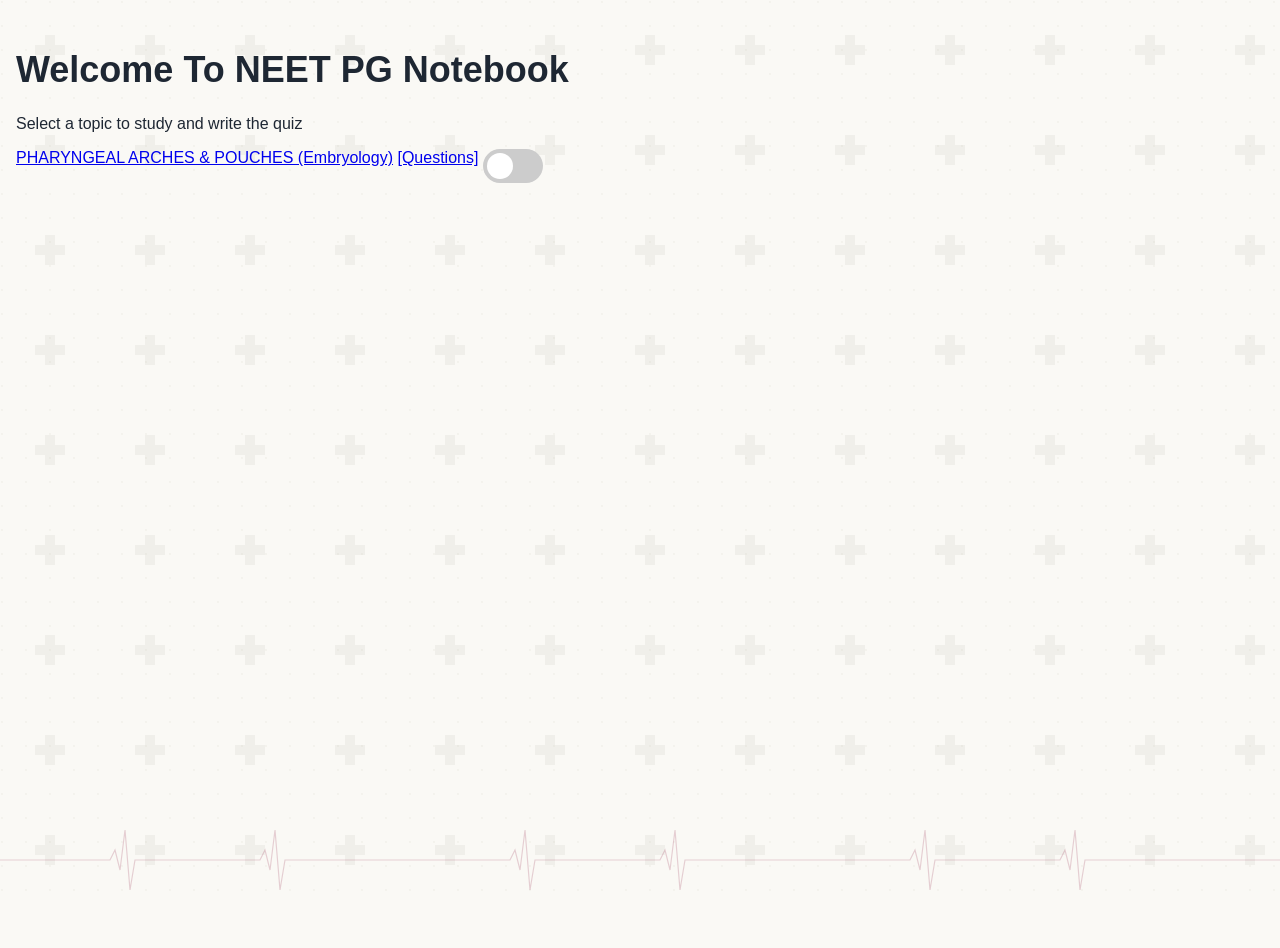
<file: index.html>
<!DOCTYPE html>
<html lang="en">
    <head>
        <meta charset="UTF-8">
        <meta name="viewport" content="width=device-width, initial-scale=1.0">
        <title>Study Task Portal</title>
        <link rel="stylesheet" href="style.css">
    </head>
    <body>
            <h1>Welcome To NEET PG Notebook</h1>
            <p>Select a topic to study and write the quiz</p>
                <a href="First-year/pharyngeal_arches.html">PHARYNGEAL ARCHES & POUCHES (Embryology)</a> 
                <a href="First-year/questions.html/">[Questions]</a>


                
                
                <label class="switch">
                    <input type="checkbox">
                    <span class="slider"></span>
                </label>
                <!-- You can add more folders later like /sep-2026/  -->
            </div>
    </body>
</html>
</file>
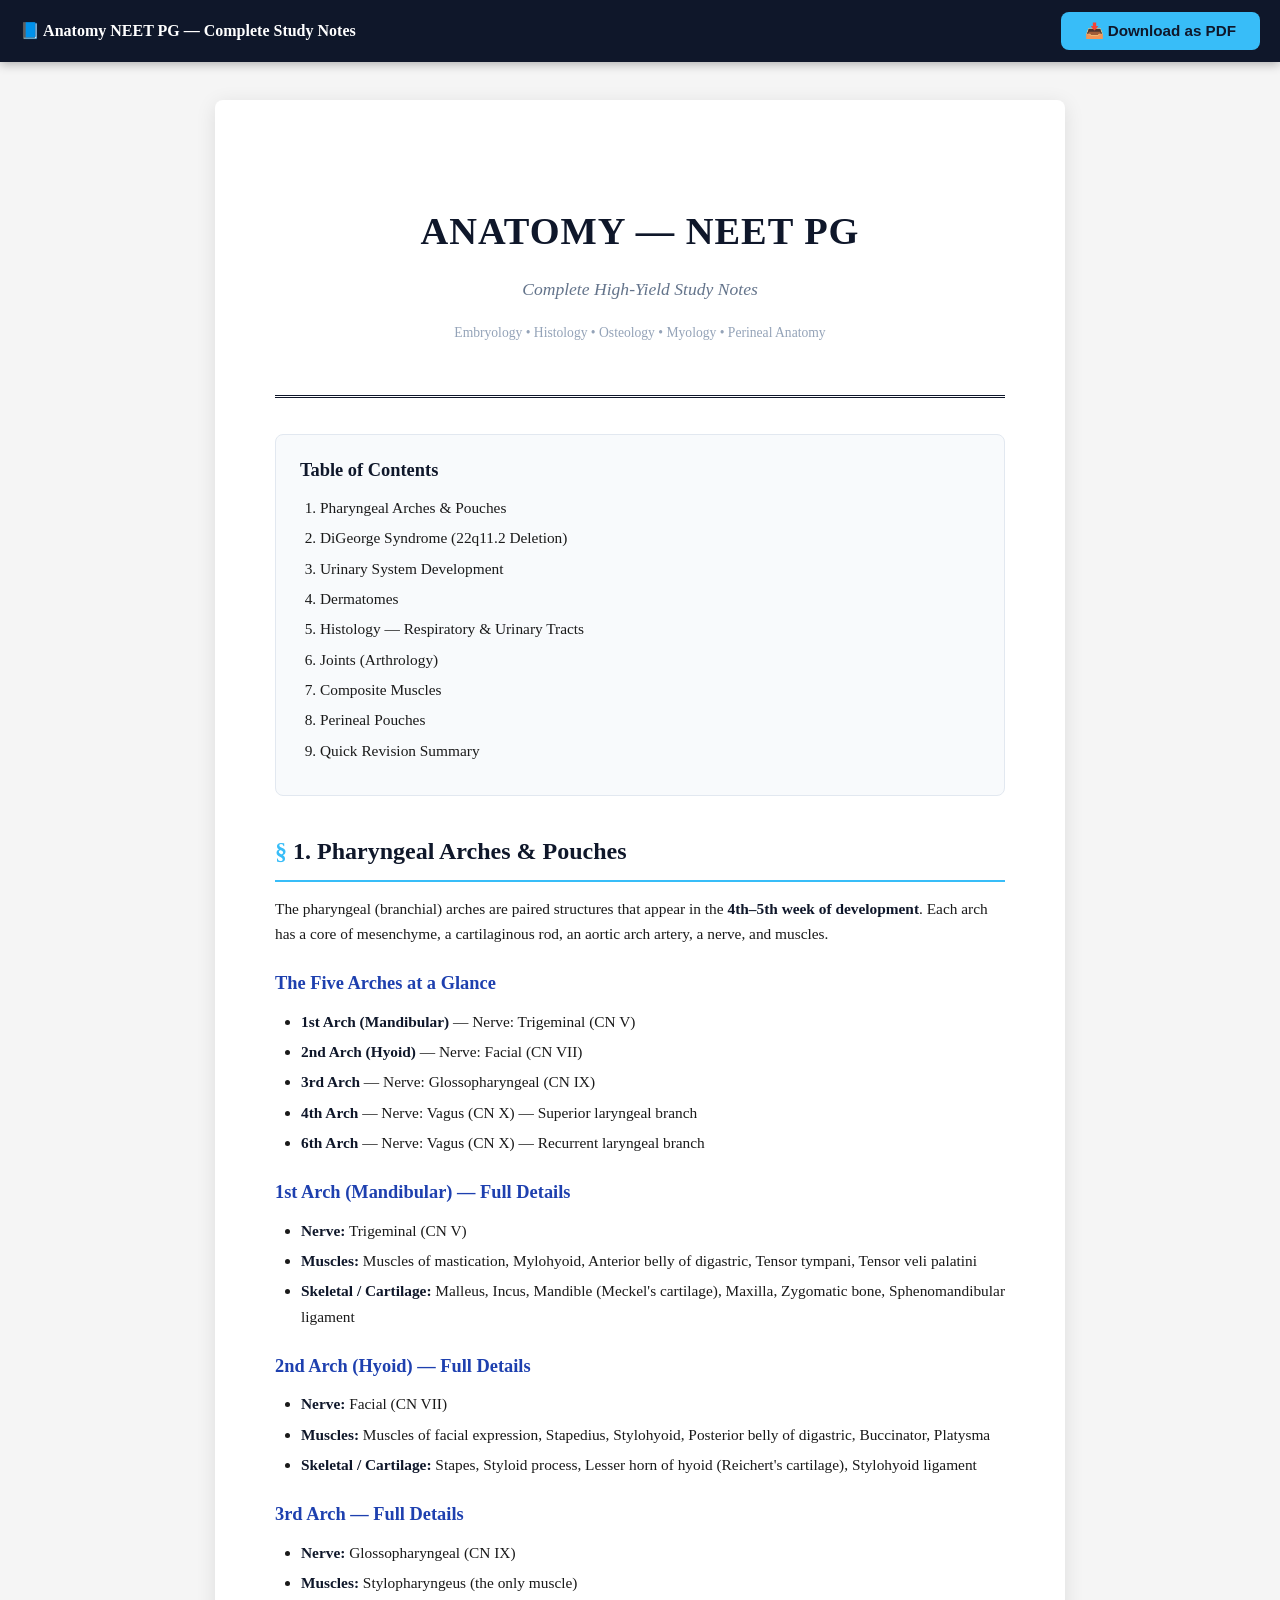
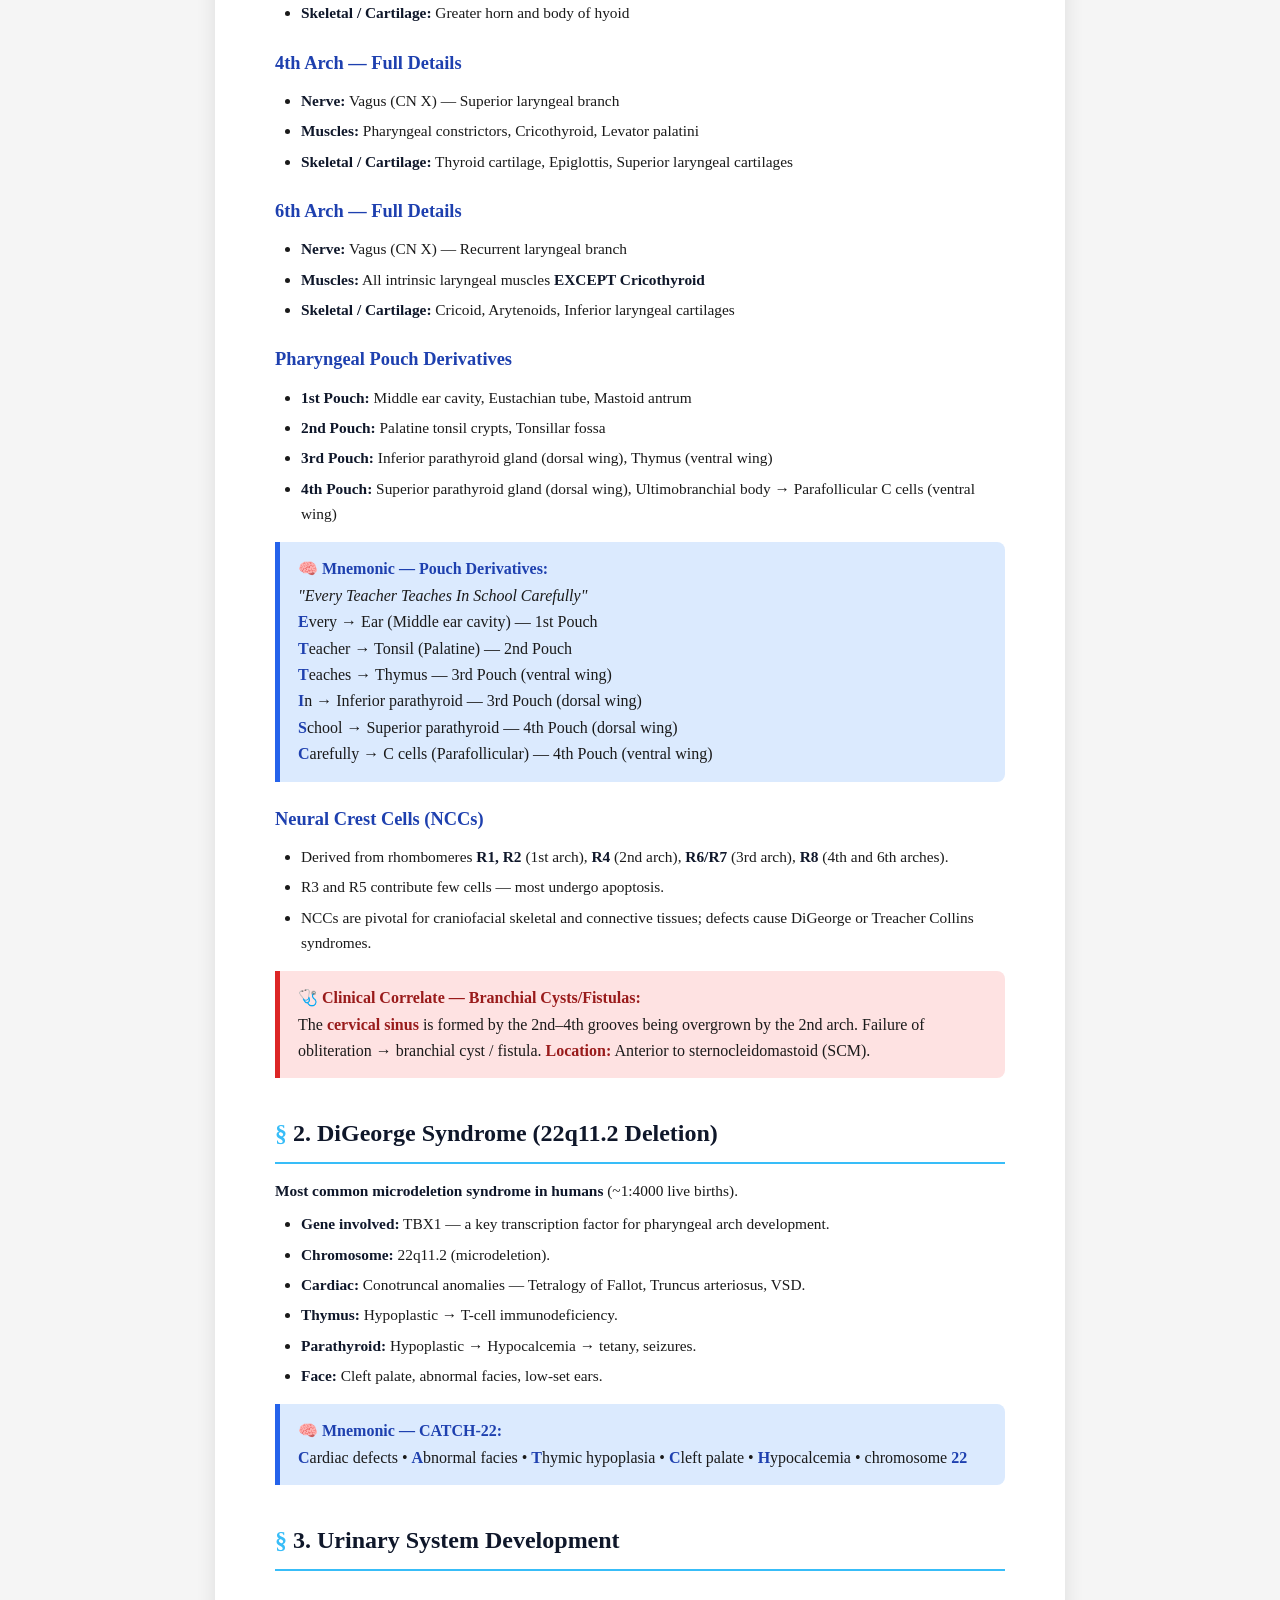
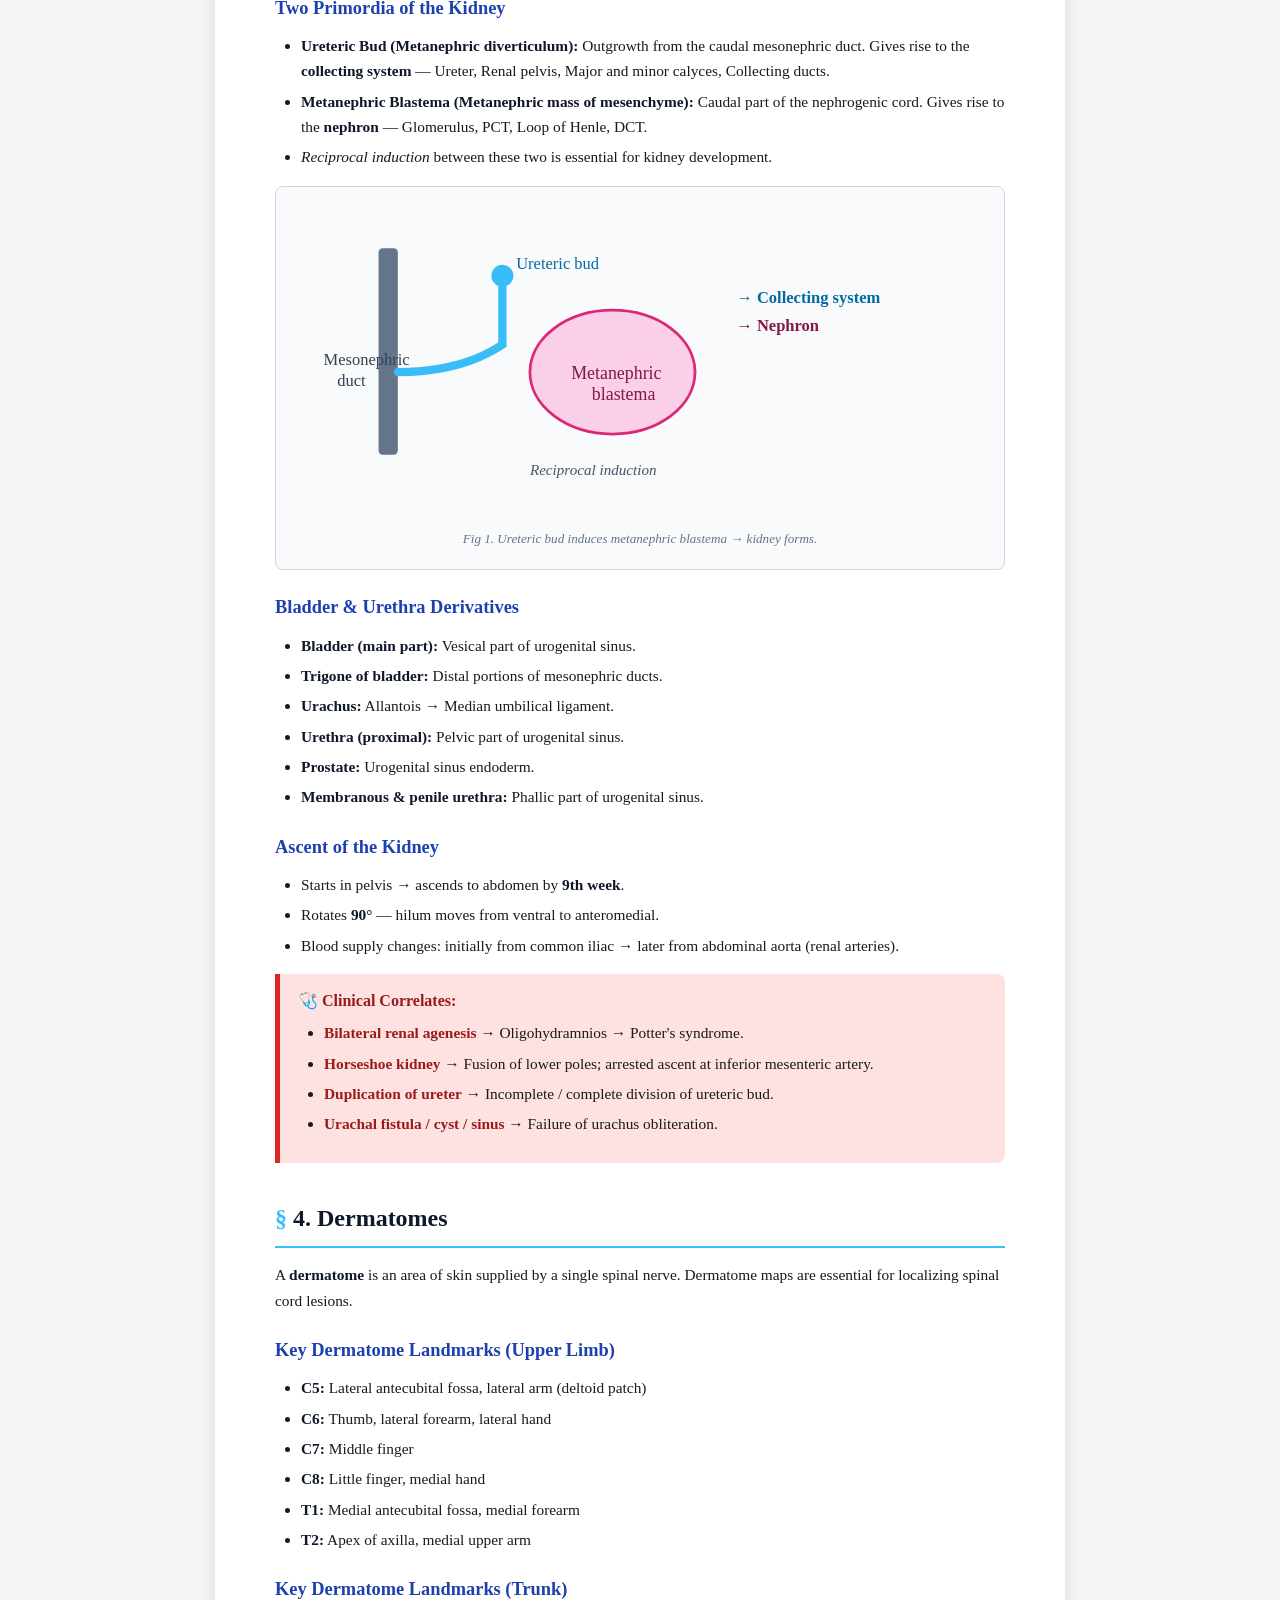
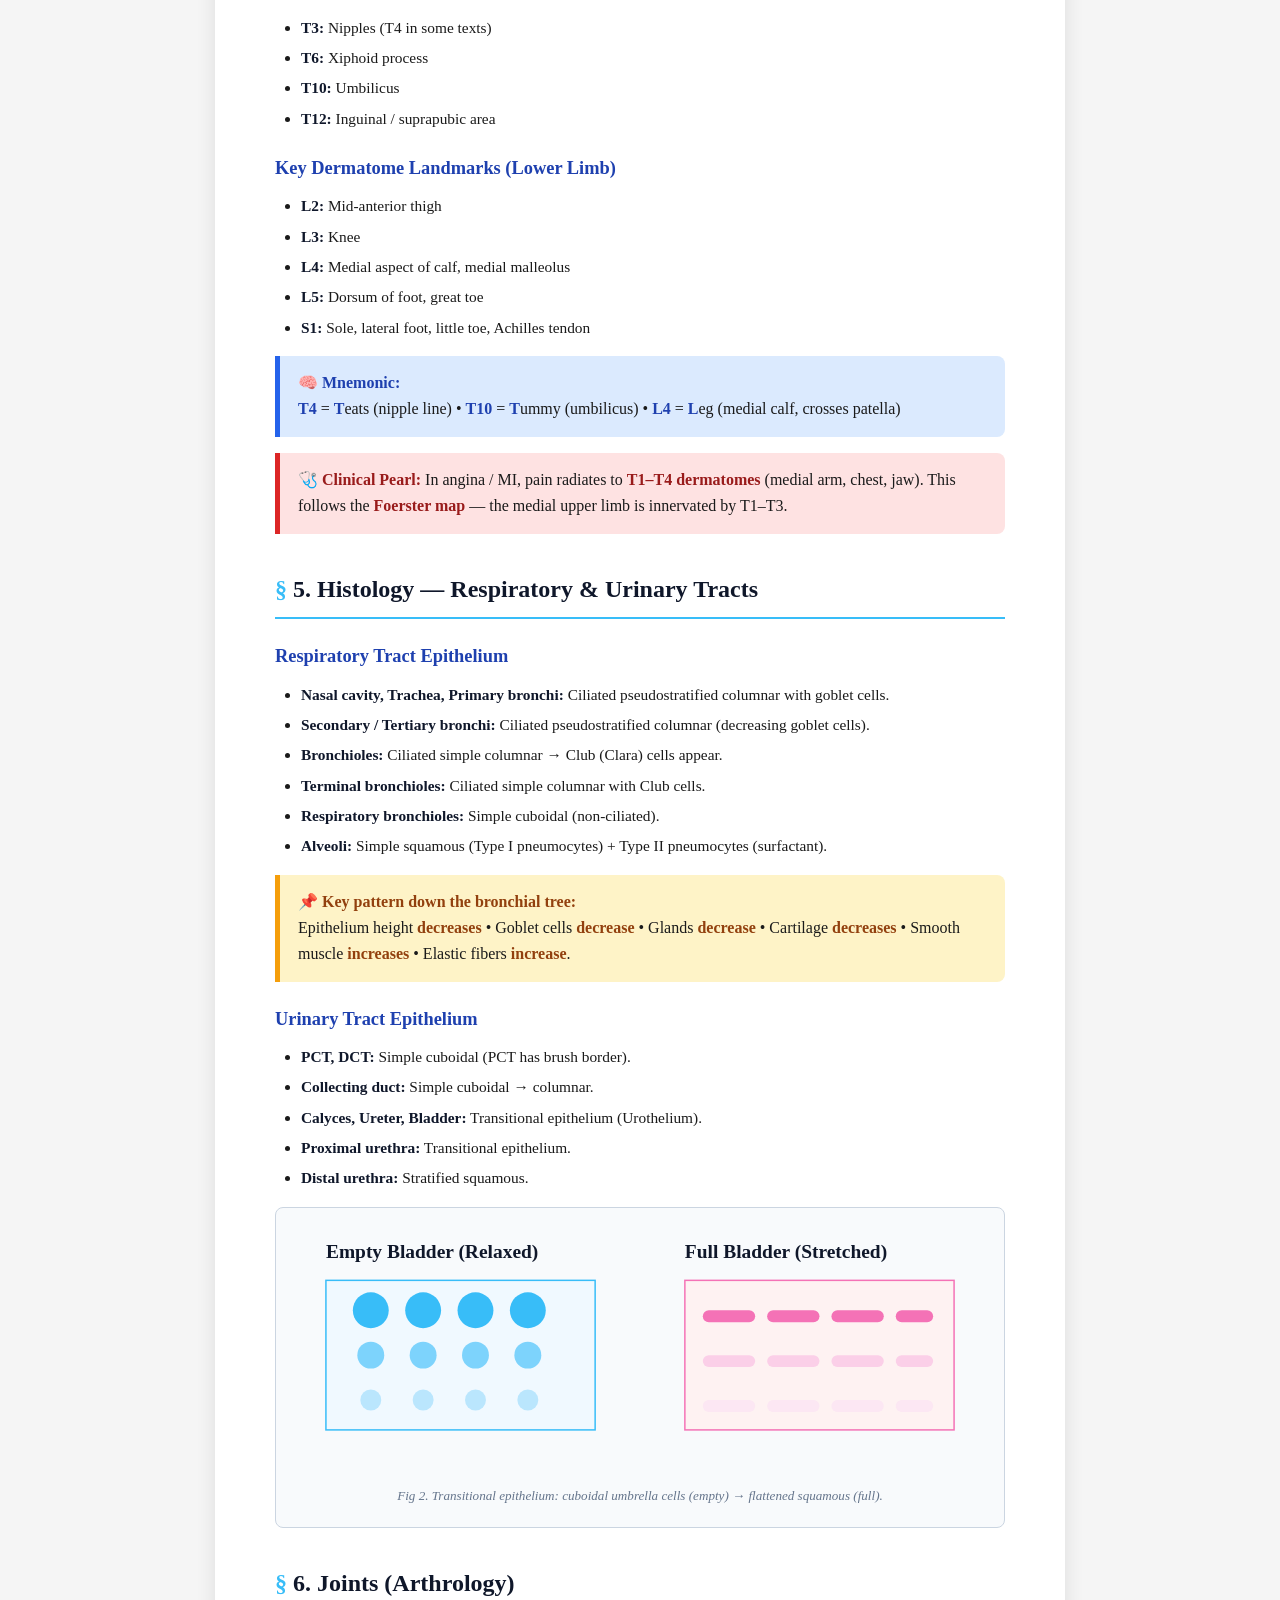
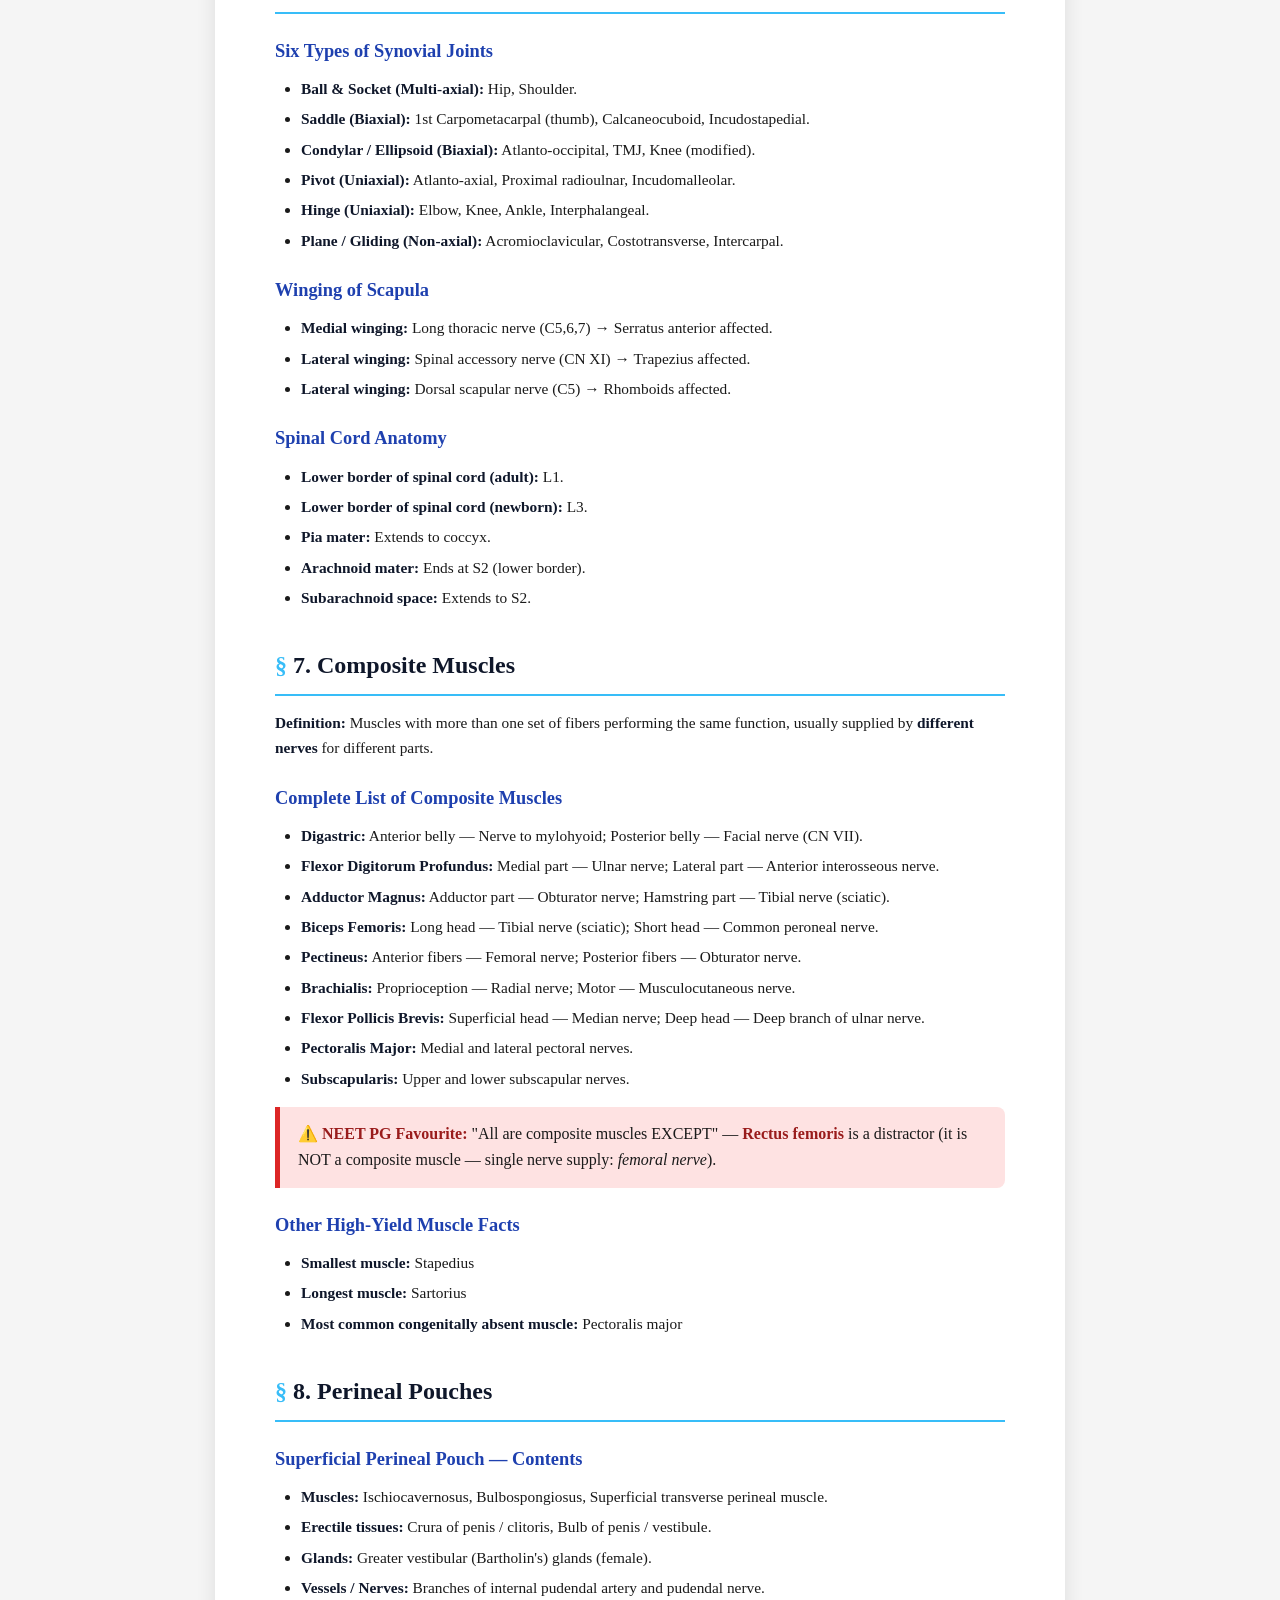
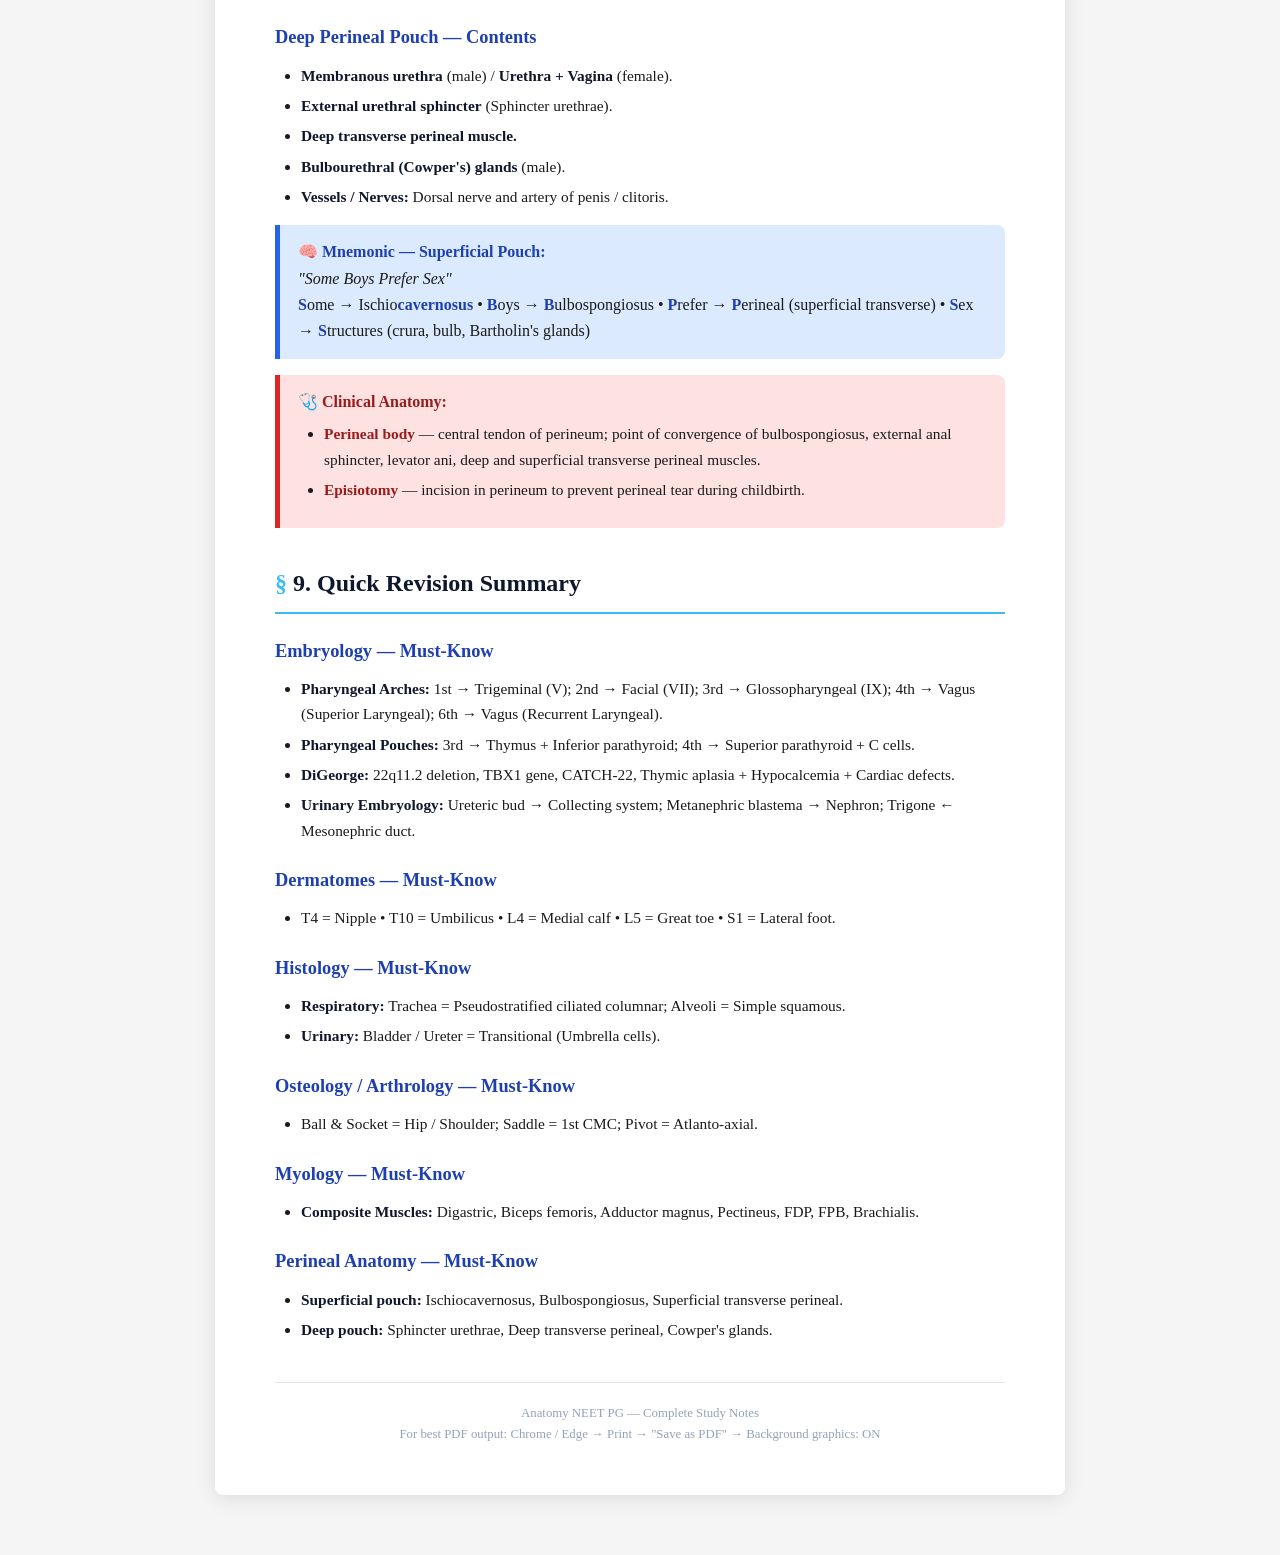
<file: notes.html>
<!DOCTYPE html>
<html lang="en">
<head>
<meta charset="UTF-8">
<title>Anatomy NEET PG — Complete Study Notes</title>
<style>
  * { margin: 0; padding: 0; box-sizing: border-box; }
  body {
    font-family: 'Georgia', 'Times New Roman', serif;
    background: #f5f5f5; color: #1a1a1a;
    line-height: 1.65; padding: 20px;
  }
  .toolbar {
    position: fixed; top: 0; left: 0; right: 0;
    background: #0f172a; color: white;
    padding: 12px 20px; z-index: 100;
    display: flex; justify-content: space-between; align-items: center;
    box-shadow: 0 2px 10px rgba(0,0,0,0.3);
  }
  .toolbar h1 { font-size: 1rem; font-weight: 600; }
  .download-btn {
    background: #38bdf8; color: #0f172a;
    border: none; padding: 10px 24px;
    border-radius: 8px; font-weight: 700;
    cursor: pointer; font-size: 0.95rem;
    transition: all 0.2s;
  }
  .download-btn:hover { background: #7dd3fc; transform: scale(1.03); }

  .page {
    max-width: 850px; margin: 80px auto 40px;
    background: white; padding: 50px 60px;
    box-shadow: 0 4px 20px rgba(0,0,0,0.1);
    border-radius: 8px;
  }

  .cover {
    text-align: center; padding: 50px 0;
    border-bottom: 3px double #0f172a;
    margin-bottom: 36px;
  }
  .cover h1 { font-size: 2.4rem; color: #0f172a; margin-bottom: 12px; letter-spacing: 1px; }
  .cover .sub { color: #64748b; font-size: 1.1rem; font-style: italic; }
  .cover .meta { margin-top: 18px; color: #94a3b8; font-size: 0.85rem; }

  h2 {
    color: #0f172a; font-size: 1.5rem;
    margin: 36px 0 14px; padding-bottom: 8px;
    border-bottom: 2px solid #38bdf8;
    page-break-after: avoid;
  }
  h2::before { content: '§ '; color: #38bdf8; font-weight: 700; }

  h3 {
    color: #1e40af; font-size: 1.15rem;
    margin: 22px 0 10px; page-break-after: avoid;
  }
  h4 {
    color: #334155; font-size: 1rem;
    margin: 14px 0 8px; page-break-after: avoid;
  }
  p { margin: 8px 0; font-size: 0.96rem; }
  ul, ol { margin: 8px 0 12px 26px; }
  li { margin: 5px 0; font-size: 0.96rem; }
  strong { color: #0f172a; }
  code {
    background: #f1f5f9; padding: 2px 6px;
    border-radius: 4px; font-family: 'Consolas', monospace;
    font-size: 0.88rem; color: #b91c1c;
  }

  .highlight-box {
    background: #fef3c7; border-left: 5px solid #f59e0b;
    padding: 14px 18px; margin: 16px 0;
    border-radius: 0 8px 8px 0; page-break-inside: avoid;
  }
  .highlight-box strong { color: #92400e; }

  .clinical-box {
    background: #fee2e2; border-left: 5px solid #dc2626;
    padding: 14px 18px; margin: 16px 0;
    border-radius: 0 8px 8px 0; page-break-inside: avoid;
  }
  .clinical-box strong { color: #991b1b; }

  .mnemonic-box {
    background: #dbeafe; border-left: 5px solid #2563eb;
    padding: 14px 18px; margin: 16px 0;
    border-radius: 0 8px 8px 0; page-break-inside: avoid;
  }
  .mnemonic-box strong { color: #1e40af; }

  .diagram {
    background: #f8fafc; border: 1px solid #cbd5e1;
    border-radius: 8px; padding: 20px;
    margin: 16px 0; text-align: center;
    page-break-inside: avoid;
  }
  .diagram .caption {
    margin-top: 10px; font-size: 0.82rem;
    color: #64748b; font-style: italic;
  }

  .toc {
    background: #f8fafc; padding: 20px 24px;
    border-radius: 8px; margin: 20px 0 30px;
    border: 1px solid #e2e8f0;
  }
  .toc h3 { margin-top: 0; color: #0f172a; }
  .toc ol { margin-left: 20px; }
  .toc a { color: #1e40af; text-decoration: none; }

  .footer {
    text-align: center; color: #94a3b8;
    font-size: 0.8rem; margin-top: 40px;
    padding-top: 20px; border-top: 1px solid #e2e8f0;
  }

  @media print {
    body { background: white; padding: 0; }
    .toolbar { display: none !important; }
    .page { margin: 0; box-shadow: none; padding: 20px; max-width: 100%; }
    h2, h3, h4 { page-break-after: avoid; }
    .highlight-box, .clinical-box, .mnemonic-box, .diagram { page-break-inside: avoid; }
    @page { margin: 15mm; size: A4; }
  }
</style>
</head>
<body>

<div class="toolbar">
  <h1>📘 Anatomy NEET PG — Complete Study Notes</h1>
  <button class="download-btn" onclick="window.print()">📥 Download as PDF</button>
</div>

<div class="page">

  <!-- COVER -->
  <div class="cover">
    <h1>ANATOMY — NEET PG</h1>
    <div class="sub">Complete High-Yield Study Notes</div>
    <div class="meta">Embryology • Histology • Osteology • Myology • Perineal Anatomy</div>
  </div>

  <!-- TOC -->
  <div class="toc">
    <h3>Table of Contents</h3>
    <ol>
      <li>Pharyngeal Arches &amp; Pouches</li>
      <li>DiGeorge Syndrome (22q11.2 Deletion)</li>
      <li>Urinary System Development</li>
      <li>Dermatomes</li>
      <li>Histology — Respiratory &amp; Urinary Tracts</li>
      <li>Joints (Arthrology)</li>
      <li>Composite Muscles</li>
      <li>Perineal Pouches</li>
      <li>Quick Revision Summary</li>
    </ol>
  </div>

  <!-- ============ 1. PHARYNGEAL ARCHES ============ -->
  <h2>1. Pharyngeal Arches &amp; Pouches</h2>

  <p>The pharyngeal (branchial) arches are paired structures that appear in the <strong>4th–5th week of development</strong>. Each arch has a core of mesenchyme, a cartilaginous rod, an aortic arch artery, a nerve, and muscles.</p>

  <h3>The Five Arches at a Glance</h3>
  <ul>
    <li><strong>1st Arch (Mandibular)</strong> — Nerve: Trigeminal (CN V)</li>
    <li><strong>2nd Arch (Hyoid)</strong> — Nerve: Facial (CN VII)</li>
    <li><strong>3rd Arch</strong> — Nerve: Glossopharyngeal (CN IX)</li>
    <li><strong>4th Arch</strong> — Nerve: Vagus (CN X) — Superior laryngeal branch</li>
    <li><strong>6th Arch</strong> — Nerve: Vagus (CN X) — Recurrent laryngeal branch</li>
  </ul>

  <h3>1st Arch (Mandibular) — Full Details</h3>
  <ul>
    <li><strong>Nerve:</strong> Trigeminal (CN V)</li>
    <li><strong>Muscles:</strong> Muscles of mastication, Mylohyoid, Anterior belly of digastric, Tensor tympani, Tensor veli palatini</li>
    <li><strong>Skeletal / Cartilage:</strong> Malleus, Incus, Mandible (Meckel's cartilage), Maxilla, Zygomatic bone, Sphenomandibular ligament</li>
  </ul>

  <h3>2nd Arch (Hyoid) — Full Details</h3>
  <ul>
    <li><strong>Nerve:</strong> Facial (CN VII)</li>
    <li><strong>Muscles:</strong> Muscles of facial expression, Stapedius, Stylohyoid, Posterior belly of digastric, Buccinator, Platysma</li>
    <li><strong>Skeletal / Cartilage:</strong> Stapes, Styloid process, Lesser horn of hyoid (Reichert's cartilage), Stylohyoid ligament</li>
  </ul>

  <h3>3rd Arch — Full Details</h3>
  <ul>
    <li><strong>Nerve:</strong> Glossopharyngeal (CN IX)</li>
    <li><strong>Muscles:</strong> Stylopharyngeus (the only muscle)</li>
    <li><strong>Skeletal / Cartilage:</strong> Greater horn and body of hyoid</li>
  </ul>

  <h3>4th Arch — Full Details</h3>
  <ul>
    <li><strong>Nerve:</strong> Vagus (CN X) — Superior laryngeal branch</li>
    <li><strong>Muscles:</strong> Pharyngeal constrictors, Cricothyroid, Levator palatini</li>
    <li><strong>Skeletal / Cartilage:</strong> Thyroid cartilage, Epiglottis, Superior laryngeal cartilages</li>
  </ul>

  <h3>6th Arch — Full Details</h3>
  <ul>
    <li><strong>Nerve:</strong> Vagus (CN X) — Recurrent laryngeal branch</li>
    <li><strong>Muscles:</strong> All intrinsic laryngeal muscles <strong>EXCEPT Cricothyroid</strong></li>
    <li><strong>Skeletal / Cartilage:</strong> Cricoid, Arytenoids, Inferior laryngeal cartilages</li>
  </ul>

  <h3>Pharyngeal Pouch Derivatives</h3>
  <ul>
    <li><strong>1st Pouch:</strong> Middle ear cavity, Eustachian tube, Mastoid antrum</li>
    <li><strong>2nd Pouch:</strong> Palatine tonsil crypts, Tonsillar fossa</li>
    <li><strong>3rd Pouch:</strong> Inferior parathyroid gland (dorsal wing), Thymus (ventral wing)</li>
    <li><strong>4th Pouch:</strong> Superior parathyroid gland (dorsal wing), Ultimobranchial body → Parafollicular C cells (ventral wing)</li>
  </ul>

  <div class="mnemonic-box">
    <strong>🧠 Mnemonic — Pouch Derivatives:</strong><br>
    <em>"Every Teacher Teaches In School Carefully"</em><br>
    <strong>E</strong>very → Ear (Middle ear cavity) — 1st Pouch<br>
    <strong>T</strong>eacher → Tonsil (Palatine) — 2nd Pouch<br>
    <strong>T</strong>eaches → Thymus — 3rd Pouch (ventral wing)<br>
    <strong>I</strong>n → Inferior parathyroid — 3rd Pouch (dorsal wing)<br>
    <strong>S</strong>chool → Superior parathyroid — 4th Pouch (dorsal wing)<br>
    <strong>C</strong>arefully → C cells (Parafollicular) — 4th Pouch (ventral wing)
  </div>

  <h3>Neural Crest Cells (NCCs)</h3>
  <ul>
    <li>Derived from rhombomeres <strong>R1, R2</strong> (1st arch), <strong>R4</strong> (2nd arch), <strong>R6/R7</strong> (3rd arch), <strong>R8</strong> (4th and 6th arches).</li>
    <li>R3 and R5 contribute few cells — most undergo apoptosis.</li>
    <li>NCCs are pivotal for craniofacial skeletal and connective tissues; defects cause DiGeorge or Treacher Collins syndromes.</li>
  </ul>

  <div class="clinical-box">
    <strong>🩺 Clinical Correlate — Branchial Cysts/Fistulas:</strong><br>
    The <strong>cervical sinus</strong> is formed by the 2nd–4th grooves being overgrown by the 2nd arch. Failure of obliteration → branchial cyst / fistula. <strong>Location:</strong> Anterior to sternocleidomastoid (SCM).
  </div>

  <!-- ============ 2. DIGEORGE ============ -->
  <h2>2. DiGeorge Syndrome (22q11.2 Deletion)</h2>

  <p><strong>Most common microdeletion syndrome in humans</strong> (~1:4000 live births).</p>

  <ul>
    <li><strong>Gene involved:</strong> TBX1 — a key transcription factor for pharyngeal arch development.</li>
    <li><strong>Chromosome:</strong> 22q11.2 (microdeletion).</li>
    <li><strong>Cardiac:</strong> Conotruncal anomalies — Tetralogy of Fallot, Truncus arteriosus, VSD.</li>
    <li><strong>Thymus:</strong> Hypoplastic → T-cell immunodeficiency.</li>
    <li><strong>Parathyroid:</strong> Hypoplastic → Hypocalcemia → tetany, seizures.</li>
    <li><strong>Face:</strong> Cleft palate, abnormal facies, low-set ears.</li>
  </ul>

  <div class="mnemonic-box">
    <strong>🧠 Mnemonic — CATCH-22:</strong><br>
    <strong>C</strong>ardiac defects • <strong>A</strong>bnormal facies • <strong>T</strong>hymic hypoplasia • <strong>C</strong>left palate • <strong>H</strong>ypocalcemia • chromosome <strong>22</strong>
  </div>

  <!-- ============ 3. URINARY SYSTEM ============ -->
  <h2>3. Urinary System Development</h2>

  <h3>Two Primordia of the Kidney</h3>
  <ul>
    <li><strong>Ureteric Bud (Metanephric diverticulum):</strong> Outgrowth from the caudal mesonephric duct. Gives rise to the <strong>collecting system</strong> — Ureter, Renal pelvis, Major and minor calyces, Collecting ducts.</li>
    <li><strong>Metanephric Blastema (Metanephric mass of mesenchyme):</strong> Caudal part of the nephrogenic cord. Gives rise to the <strong>nephron</strong> — Glomerulus, PCT, Loop of Henle, DCT.</li>
    <li><em>Reciprocal induction</em> between these two is essential for kidney development.</li>
  </ul>

  <div class="diagram">
    <svg viewBox="0 0 500 220" xmlns="http://www.w3.org/2000/svg">
      <rect x="60" y="30" width="14" height="150" fill="#64748b" rx="3"/>
      <text x="20" y="115" font-size="12" fill="#334155" font-family="Georgia">Mesonephric</text>
      <text x="30" y="130" font-size="12" fill="#334155" font-family="Georgia">duct</text>
      <path d="M 74 120 Q 120 120 150 100 L 150 50" stroke="#38bdf8" stroke-width="6" fill="none" stroke-linecap="round"/>
      <circle cx="150" cy="50" r="8" fill="#38bdf8"/>
      <text x="160" y="45" font-size="12" fill="#0369a1" font-family="Georgia">Ureteric bud</text>
      <ellipse cx="230" cy="120" rx="60" ry="45" fill="#fbcfe8" stroke="#db2777" stroke-width="2"/>
      <text x="200" y="125" font-size="13" fill="#831843" font-family="Georgia">Metanephric</text>
      <text x="215" y="140" font-size="13" fill="#831843" font-family="Georgia">blastema</text>
      <text x="170" y="195" font-size="11" fill="#475569" font-family="Georgia" font-style="italic">Reciprocal induction</text>
      <text x="320" y="70" font-size="12" fill="#0369a1" font-family="Georgia" font-weight="bold">→ Collecting system</text>
      <text x="320" y="90" font-size="12" fill="#831843" font-family="Georgia" font-weight="bold">→ Nephron</text>
    </svg>
    <div class="caption">Fig 1. Ureteric bud induces metanephric blastema → kidney forms.</div>
  </div>

  <h3>Bladder &amp; Urethra Derivatives</h3>
  <ul>
    <li><strong>Bladder (main part):</strong> Vesical part of urogenital sinus.</li>
    <li><strong>Trigone of bladder:</strong> Distal portions of mesonephric ducts.</li>
    <li><strong>Urachus:</strong> Allantois → Median umbilical ligament.</li>
    <li><strong>Urethra (proximal):</strong> Pelvic part of urogenital sinus.</li>
    <li><strong>Prostate:</strong> Urogenital sinus endoderm.</li>
    <li><strong>Membranous &amp; penile urethra:</strong> Phallic part of urogenital sinus.</li>
  </ul>

  <h3>Ascent of the Kidney</h3>
  <ul>
    <li>Starts in pelvis → ascends to abdomen by <strong>9th week</strong>.</li>
    <li>Rotates <strong>90°</strong> — hilum moves from ventral to anteromedial.</li>
    <li>Blood supply changes: initially from common iliac → later from abdominal aorta (renal arteries).</li>
  </ul>

  <div class="clinical-box">
    <strong>🩺 Clinical Correlates:</strong>
    <ul style="margin-top:6px;">
      <li><strong>Bilateral renal agenesis</strong> → Oligohydramnios → Potter's syndrome.</li>
      <li><strong>Horseshoe kidney</strong> → Fusion of lower poles; arrested ascent at inferior mesenteric artery.</li>
      <li><strong>Duplication of ureter</strong> → Incomplete / complete division of ureteric bud.</li>
      <li><strong>Urachal fistula / cyst / sinus</strong> → Failure of urachus obliteration.</li>
    </ul>
  </div>

  <!-- ============ 4. DERMATOMES ============ -->
  <h2>4. Dermatomes</h2>

  <p>A <strong>dermatome</strong> is an area of skin supplied by a single spinal nerve. Dermatome maps are essential for localizing spinal cord lesions.</p>

  <h3>Key Dermatome Landmarks (Upper Limb)</h3>
  <ul>
    <li><strong>C5:</strong> Lateral antecubital fossa, lateral arm (deltoid patch)</li>
    <li><strong>C6:</strong> Thumb, lateral forearm, lateral hand</li>
    <li><strong>C7:</strong> Middle finger</li>
    <li><strong>C8:</strong> Little finger, medial hand</li>
    <li><strong>T1:</strong> Medial antecubital fossa, medial forearm</li>
    <li><strong>T2:</strong> Apex of axilla, medial upper arm</li>
  </ul>

  <h3>Key Dermatome Landmarks (Trunk)</h3>
  <ul>
    <li><strong>T3:</strong> Nipples (T4 in some texts)</li>
    <li><strong>T6:</strong> Xiphoid process</li>
    <li><strong>T10:</strong> Umbilicus</li>
    <li><strong>T12:</strong> Inguinal / suprapubic area</li>
  </ul>

  <h3>Key Dermatome Landmarks (Lower Limb)</h3>
  <ul>
    <li><strong>L2:</strong> Mid-anterior thigh</li>
    <li><strong>L3:</strong> Knee</li>
    <li><strong>L4:</strong> Medial aspect of calf, medial malleolus</li>
    <li><strong>L5:</strong> Dorsum of foot, great toe</li>
    <li><strong>S1:</strong> Sole, lateral foot, little toe, Achilles tendon</li>
  </ul>

  <div class="mnemonic-box">
    <strong>🧠 Mnemonic:</strong><br>
    <strong>T4</strong> = <strong>T</strong>eats (nipple line) • <strong>T10</strong> = <strong>T</strong>ummy (umbilicus) • <strong>L4</strong> = <strong>L</strong>eg (medial calf, crosses patella)
  </div>

  <div class="clinical-box">
    <strong>🩺 Clinical Pearl:</strong> In angina / MI, pain radiates to <strong>T1–T4 dermatomes</strong> (medial arm, chest, jaw). This follows the <strong>Foerster map</strong> — the medial upper limb is innervated by T1–T3.
  </div>

  <!-- ============ 5. HISTOLOGY ============ -->
  <h2>5. Histology — Respiratory &amp; Urinary Tracts</h2>

  <h3>Respiratory Tract Epithelium</h3>
  <ul>
    <li><strong>Nasal cavity, Trachea, Primary bronchi:</strong> Ciliated pseudostratified columnar with goblet cells.</li>
    <li><strong>Secondary / Tertiary bronchi:</strong> Ciliated pseudostratified columnar (decreasing goblet cells).</li>
    <li><strong>Bronchioles:</strong> Ciliated simple columnar → Club (Clara) cells appear.</li>
    <li><strong>Terminal bronchioles:</strong> Ciliated simple columnar with Club cells.</li>
    <li><strong>Respiratory bronchioles:</strong> Simple cuboidal (non-ciliated).</li>
    <li><strong>Alveoli:</strong> Simple squamous (Type I pneumocytes) + Type II pneumocytes (surfactant).</li>
  </ul>

  <div class="highlight-box">
    <strong>📌 Key pattern down the bronchial tree:</strong><br>
    Epithelium height <strong>decreases</strong> • Goblet cells <strong>decrease</strong> • Glands <strong>decrease</strong> • Cartilage <strong>decreases</strong> • Smooth muscle <strong>increases</strong> • Elastic fibers <strong>increase</strong>.
  </div>

  <h3>Urinary Tract Epithelium</h3>
  <ul>
    <li><strong>PCT, DCT:</strong> Simple cuboidal (PCT has brush border).</li>
    <li><strong>Collecting duct:</strong> Simple cuboidal → columnar.</li>
    <li><strong>Calyces, Ureter, Bladder:</strong> Transitional epithelium (Urothelium).</li>
    <li><strong>Proximal urethra:</strong> Transitional epithelium.</li>
    <li><strong>Distal urethra:</strong> Stratified squamous.</li>
  </ul>

  <div class="diagram">
    <svg viewBox="0 0 460 160" xmlns="http://www.w3.org/2000/svg">
      <text x="20" y="20" font-size="13" fill="#0f172a" font-family="Georgia" font-weight="bold">Empty Bladder (Relaxed)</text>
      <text x="260" y="20" font-size="13" fill="#0f172a" font-family="Georgia" font-weight="bold">Full Bladder (Stretched)</text>
      <rect x="20" y="35" width="180" height="100" fill="#f0f9ff" stroke="#38bdf8"/>
      <circle cx="50" cy="55" r="12" fill="#38bdf8"/>
      <circle cx="85" cy="55" r="12" fill="#38bdf8"/>
      <circle cx="120" cy="55" r="12" fill="#38bdf8"/>
      <circle cx="155" cy="55" r="12" fill="#38bdf8"/>
      <circle cx="50" cy="85" r="9" fill="#7dd3fc"/>
      <circle cx="85" cy="85" r="9" fill="#7dd3fc"/>
      <circle cx="120" cy="85" r="9" fill="#7dd3fc"/>
      <circle cx="155" cy="85" r="9" fill="#7dd3fc"/>
      <circle cx="50" cy="115" r="7" fill="#bae6fd"/>
      <circle cx="85" cy="115" r="7" fill="#bae6fd"/>
      <circle cx="120" cy="115" r="7" fill="#bae6fd"/>
      <circle cx="155" cy="115" r="7" fill="#bae6fd"/>
      <rect x="260" y="35" width="180" height="100" fill="#fef2f2" stroke="#f472b6"/>
      <rect x="272" y="55" width="35" height="8" rx="4" fill="#f472b6"/>
      <rect x="315" y="55" width="35" height="8" rx="4" fill="#f472b6"/>
      <rect x="358" y="55" width="35" height="8" rx="4" fill="#f472b6"/>
      <rect x="401" y="55" width="25" height="8" rx="4" fill="#f472b6"/>
      <rect x="272" y="85" width="35" height="8" rx="4" fill="#fbcfe8"/>
      <rect x="315" y="85" width="35" height="8" rx="4" fill="#fbcfe8"/>
      <rect x="358" y="85" width="35" height="8" rx="4" fill="#fbcfe8"/>
      <rect x="401" y="85" width="25" height="8" rx="4" fill="#fbcfe8"/>
      <rect x="272" y="115" width="35" height="8" rx="4" fill="#fce7f3"/>
      <rect x="315" y="115" width="35" height="8" rx="4" fill="#fce7f3"/>
      <rect x="358" y="115" width="35" height="8" rx="4" fill="#fce7f3"/>
      <rect x="401" y="115" width="25" height="8" rx="4" fill="#fce7f3"/>
    </svg>
    <div class="caption">Fig 2. Transitional epithelium: cuboidal umbrella cells (empty) → flattened squamous (full).</div>
  </div>

  <!-- ============ 6. JOINTS ============ -->
  <h2>6. Joints (Arthrology)</h2>

  <h3>Six Types of Synovial Joints</h3>
  <ul>
    <li><strong>Ball &amp; Socket (Multi-axial):</strong> Hip, Shoulder.</li>
    <li><strong>Saddle (Biaxial):</strong> 1st Carpometacarpal (thumb), Calcaneocuboid, Incudostapedial.</li>
    <li><strong>Condylar / Ellipsoid (Biaxial):</strong> Atlanto-occipital, TMJ, Knee (modified).</li>
    <li><strong>Pivot (Uniaxial):</strong> Atlanto-axial, Proximal radioulnar, Incudomalleolar.</li>
    <li><strong>Hinge (Uniaxial):</strong> Elbow, Knee, Ankle, Interphalangeal.</li>
    <li><strong>Plane / Gliding (Non-axial):</strong> Acromioclavicular, Costotransverse, Intercarpal.</li>
  </ul>

  <h3>Winging of Scapula</h3>
  <ul>
    <li><strong>Medial winging:</strong> Long thoracic nerve (C5,6,7) → Serratus anterior affected.</li>
    <li><strong>Lateral winging:</strong> Spinal accessory nerve (CN XI) → Trapezius affected.</li>
    <li><strong>Lateral winging:</strong> Dorsal scapular nerve (C5) → Rhomboids affected.</li>
  </ul>

  <h3>Spinal Cord Anatomy</h3>
  <ul>
    <li><strong>Lower border of spinal cord (adult):</strong> L1.</li>
    <li><strong>Lower border of spinal cord (newborn):</strong> L3.</li>
    <li><strong>Pia mater:</strong> Extends to coccyx.</li>
    <li><strong>Arachnoid mater:</strong> Ends at S2 (lower border).</li>
    <li><strong>Subarachnoid space:</strong> Extends to S2.</li>
  </ul>

  <!-- ============ 7. COMPOSITE MUSCLES ============ -->
  <h2>7. Composite Muscles</h2>

  <p><strong>Definition:</strong> Muscles with more than one set of fibers performing the same function, usually supplied by <strong>different nerves</strong> for different parts.</p>

  <h3>Complete List of Composite Muscles</h3>
  <ul>
    <li><strong>Digastric:</strong> Anterior belly — Nerve to mylohyoid; Posterior belly — Facial nerve (CN VII).</li>
    <li><strong>Flexor Digitorum Profundus:</strong> Medial part — Ulnar nerve; Lateral part — Anterior interosseous nerve.</li>
    <li><strong>Adductor Magnus:</strong> Adductor part — Obturator nerve; Hamstring part — Tibial nerve (sciatic).</li>
    <li><strong>Biceps Femoris:</strong> Long head — Tibial nerve (sciatic); Short head — Common peroneal nerve.</li>
    <li><strong>Pectineus:</strong> Anterior fibers — Femoral nerve; Posterior fibers — Obturator nerve.</li>
    <li><strong>Brachialis:</strong> Proprioception — Radial nerve; Motor — Musculocutaneous nerve.</li>
    <li><strong>Flexor Pollicis Brevis:</strong> Superficial head — Median nerve; Deep head — Deep branch of ulnar nerve.</li>
    <li><strong>Pectoralis Major:</strong> Medial and lateral pectoral nerves.</li>
    <li><strong>Subscapularis:</strong> Upper and lower subscapular nerves.</li>
  </ul>

  <div class="clinical-box">
    <strong>⚠️ NEET PG Favourite:</strong> "All are composite muscles EXCEPT" — <strong>Rectus femoris</strong> is a distractor (it is NOT a composite muscle — single nerve supply: <em>femoral nerve</em>).
  </div>

  <h3>Other High-Yield Muscle Facts</h3>
  <ul>
    <li><strong>Smallest muscle:</strong> Stapedius</li>
    <li><strong>Longest muscle:</strong> Sartorius</li>
    <li><strong>Most common congenitally absent muscle:</strong> Pectoralis major</li>
  </ul>

  <!-- ============ 8. PERINEAL POUCHES ============ -->
  <h2>8. Perineal Pouches</h2>

  <h3>Superficial Perineal Pouch — Contents</h3>
  <ul>
    <li><strong>Muscles:</strong> Ischiocavernosus, Bulbospongiosus, Superficial transverse perineal muscle.</li>
    <li><strong>Erectile tissues:</strong> Crura of penis / clitoris, Bulb of penis / vestibule.</li>
    <li><strong>Glands:</strong> Greater vestibular (Bartholin's) glands (female).</li>
    <li><strong>Vessels / Nerves:</strong> Branches of internal pudendal artery and pudendal nerve.</li>
  </ul>

  <h3>Deep Perineal Pouch — Contents</h3>
  <ul>
    <li><strong>Membranous urethra</strong> (male) / <strong>Urethra + Vagina</strong> (female).</li>
    <li><strong>External urethral sphincter</strong> (Sphincter urethrae).</li>
    <li><strong>Deep transverse perineal muscle.</strong></li>
    <li><strong>Bulbourethral (Cowper's) glands</strong> (male).</li>
    <li><strong>Vessels / Nerves:</strong> Dorsal nerve and artery of penis / clitoris.</li>
  </ul>

  <div class="mnemonic-box">
    <strong>🧠 Mnemonic — Superficial Pouch:</strong><br>
    <em>"Some Boys Prefer Sex"</em><br>
    <strong>S</strong>ome → Ischio<strong>cavernosus</strong> • <strong>B</strong>oys → <strong>B</strong>ulbospongiosus • <strong>P</strong>refer → <strong>P</strong>erineal (superficial transverse) • <strong>S</strong>ex → <strong>S</strong>tructures (crura, bulb, Bartholin's glands)
  </div>

  <div class="clinical-box">
    <strong>🩺 Clinical Anatomy:</strong>
    <ul style="margin-top:6px;">
      <li><strong>Perineal body</strong> — central tendon of perineum; point of convergence of bulbospongiosus, external anal sphincter, levator ani, deep and superficial transverse perineal muscles.</li>
      <li><strong>Episiotomy</strong> — incision in perineum to prevent perineal tear during childbirth.</li>
    </ul>
  </div>

  <!-- ============ 9. QUICK REVISION ============ -->
  <h2>9. Quick Revision Summary</h2>

  <h3>Embryology — Must-Know</h3>
  <ul>
    <li><strong>Pharyngeal Arches:</strong> 1st → Trigeminal (V); 2nd → Facial (VII); 3rd → Glossopharyngeal (IX); 4th → Vagus (Superior Laryngeal); 6th → Vagus (Recurrent Laryngeal).</li>
    <li><strong>Pharyngeal Pouches:</strong> 3rd → Thymus + Inferior parathyroid; 4th → Superior parathyroid + C cells.</li>
    <li><strong>DiGeorge:</strong> 22q11.2 deletion, TBX1 gene, CATCH-22, Thymic aplasia + Hypocalcemia + Cardiac defects.</li>
    <li><strong>Urinary Embryology:</strong> Ureteric bud → Collecting system; Metanephric blastema → Nephron; Trigone ← Mesonephric duct.</li>
  </ul>

  <h3>Dermatomes — Must-Know</h3>
  <ul>
    <li>T4 = Nipple • T10 = Umbilicus • L4 = Medial calf • L5 = Great toe • S1 = Lateral foot.</li>
  </ul>

  <h3>Histology — Must-Know</h3>
  <ul>
    <li><strong>Respiratory:</strong> Trachea = Pseudostratified ciliated columnar; Alveoli = Simple squamous.</li>
    <li><strong>Urinary:</strong> Bladder / Ureter = Transitional (Umbrella cells).</li>
  </ul>

  <h3>Osteology / Arthrology — Must-Know</h3>
  <ul>
    <li>Ball &amp; Socket = Hip / Shoulder; Saddle = 1st CMC; Pivot = Atlanto-axial.</li>
  </ul>

  <h3>Myology — Must-Know</h3>
  <ul>
    <li><strong>Composite Muscles:</strong> Digastric, Biceps femoris, Adductor magnus, Pectineus, FDP, FPB, Brachialis.</li>
  </ul>

  <h3>Perineal Anatomy — Must-Know</h3>
  <ul>
    <li><strong>Superficial pouch:</strong> Ischiocavernosus, Bulbospongiosus, Superficial transverse perineal.</li>
    <li><strong>Deep pouch:</strong> Sphincter urethrae, Deep transverse perineal, Cowper's glands.</li>
  </ul>

  <div class="footer">
    Anatomy NEET PG — Complete Study Notes<br>
    For best PDF output: Chrome / Edge → Print → "Save as PDF" → Background graphics: ON
  </div>

</div>

</body>
</html>
</file>
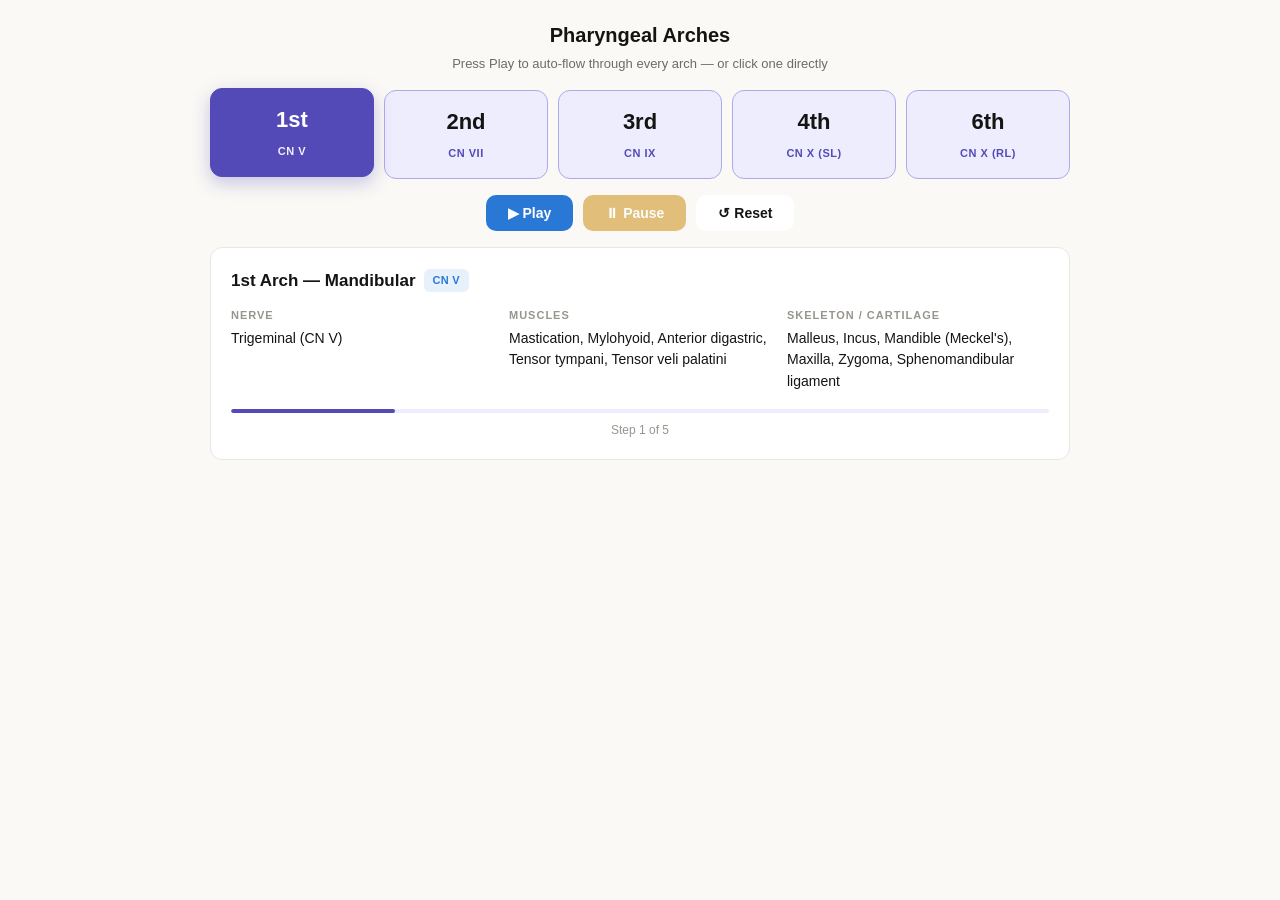
<file: First-year/pharyngeal-animation.html>
<!DOCTYPE html>
<html lang="en">
<head>
<meta charset="UTF-8">
<title>Pharyngeal Arches — Auto-Flow</title>
<style>
  :root{
    --bg:#faf9f5;--card:#fff;--b:#e7e6e1;
    --t:#141413;--ts:#6d6b67;--tm:#97958d;
    --accent:#2a78d6;--accent-bg:#e7f1fb;
    --purple:#534ab7;--purple-bg:#eeedfe;--purple-bd:#afa9ec;
    --radius:12px;
  }
  *{margin:0;padding:0;box-sizing:border-box}
  body{font-family:-apple-system,BlinkMacSystemFont,"Segoe UI",sans-serif;
    background:var(--bg);color:var(--t);padding:20px;line-height:1.5;max-width:900px;margin:0 auto}
  .header{text-align:center;margin-bottom:16px}
  .header h1{font-size:20px;font-weight:600;margin-bottom:4px}
  .header p{font-size:13px;color:var(--ts)}
  .arch-row{display:flex;gap:10px;justify-content:center;margin-bottom:16px;flex-wrap:wrap}
  .arch-btn{flex:1;min-width:110px;max-width:170px;background:var(--purple-bg);
    border:1.5px solid var(--purple-bd);border-radius:var(--radius);
    padding:14px 10px;cursor:pointer;transition:all .35s ease;text-align:center}
  .arch-btn:hover{transform:translateY(-2px);box-shadow:0 4px 12px rgba(83,74,183,.18)}
  .arch-btn.active{background:var(--purple);color:#fff;border-color:var(--purple);
    box-shadow:0 6px 18px rgba(83,74,183,.3);transform:translateY(-2px)}
  .arch-btn.active .arch-lbl{color:#fff;opacity:.92}
  .arch-num{font-size:22px;font-weight:700;display:block;margin-bottom:2px}
  .arch-lbl{font-size:11px;color:var(--purple);letter-spacing:.5px;text-transform:uppercase;font-weight:600}
  .controls{display:flex;gap:10px;justify-content:center;margin-bottom:16px;flex-wrap:wrap}
  button.ctl{padding:10px 22px;border-radius:10px;border:none;font-weight:600;
    cursor:pointer;font-size:14px;transition:all .2s;font-family:inherit}
  .play{background:var(--accent);color:#fff}
  .play:hover{background:#1e5fa8;transform:translateY(-1px)}
  .pause{background:#c98500;color:#fff}
  .pause:hover{background:#a66a00;transform:translateY(-1px)}
  .reset{background:var(--card);color:var(--t);border:1px solid var(--b)}
  .reset:hover{background:#f0efec}
  .ctl:disabled{opacity:.5;cursor:not-allowed;transform:none}
  .panel{background:var(--card);border-radius:var(--radius);padding:20px;border:1px solid var(--b)}
  .panel h2{font-size:17px;font-weight:600;margin-bottom:14px;display:flex;align-items:center;gap:8px}
  .badge{font-size:11px;background:var(--accent-bg);color:var(--accent);
    padding:3px 9px;border-radius:6px;font-weight:600;letter-spacing:.3px}
  .grid{display:grid;grid-template-columns:repeat(auto-fit,minmax(200px,1fr));gap:16px}
  .field-lbl{font-size:11px;text-transform:uppercase;letter-spacing:1px;
    color:var(--tm);margin-bottom:4px;font-weight:600}
  .field-val{font-size:14px;color:var(--t);line-height:1.55}
  .fade{animation:fade .4s ease}
  @keyframes fade{from{opacity:0;transform:translateY(6px)}to{opacity:1;transform:none}}
  .progress{height:4px;background:#eeedfe;border-radius:4px;margin-top:16px;overflow:hidden}
  .progress-fill{height:100%;background:var(--purple);width:0;transition:width .4s ease;border-radius:4px}
  .status{text-align:center;font-size:12px;color:var(--tm);margin-top:8px}
</style>
</head>
<body>
  <div class="header">
    <h1>Pharyngeal Arches</h1>
    <p>Press Play to auto-flow through every arch — or click one directly</p>
  </div>

  <div class="arch-row" id="row"></div>

  <div class="controls">
    <button class="ctl play" id="playBtn">▶ Play</button>
    <button class="ctl pause" id="pauseBtn" disabled>⏸ Pause</button>
    <button class="ctl reset" id="resetBtn">↺ Reset</button>
  </div>

  <div class="panel">
    <h2><span id="ttl"></span> <span class="badge" id="badge"></span></h2>
    <div class="grid fade" id="content">
      <div><div class="field-lbl">Nerve</div><div class="field-val" id="v-nerve"></div></div>
      <div><div class="field-lbl">Muscles</div><div class="field-val" id="v-mus"></div></div>
      <div><div class="field-lbl">Skeleton / Cartilage</div><div class="field-val" id="v-skel"></div></div>
    </div>
    <div class="progress"><div class="progress-fill" id="prog"></div></div>
    <div class="status" id="status"></div>
  </div>

<script>
const ORDER = [1,2,3,4,6];
const D = {
  1: {title:'1st Arch — Mandibular', badge:'CN V', nerve:'Trigeminal (CN V)',
      mus:'Mastication, Mylohyoid, Anterior digastric, Tensor tympani, Tensor veli palatini',
      skel:"Malleus, Incus, Mandible (Meckel's), Maxilla, Zygoma, Sphenomandibular ligament"},
  2: {title:'2nd Arch — Hyoid', badge:'CN VII', nerve:'Facial (CN VII)',
      mus:'Facial expression, Stapedius, Stylohyoid, Posterior digastric, Buccinator, Platysma',
      skel:"Stapes, Styloid process, Lesser horn of hyoid (Reichert's), Stylohyoid ligament"},
  3: {title:'3rd Arch', badge:'CN IX', nerve:'Glossopharyngeal (CN IX)',
      mus:'Stylopharyngeus (only muscle)',
      skel:'Greater horn and body of hyoid'},
  4: {title:'4th Arch', badge:'CN X (SL)', nerve:'Vagus — Superior laryngeal branch',
      mus:'Pharyngeal constrictors, Cricothyroid, Levator palatini',
      skel:'Thyroid cartilage, Epiglottis, Superior laryngeal cartilages'},
  6: {title:'6th Arch', badge:'CN X (RL)', nerve:'Vagus — Recurrent laryngeal branch',
      mus:'All intrinsic laryngeal muscles EXCEPT Cricothyroid',
      skel:'Cricoid, Arytenoids, Inferior laryngeal cartilages'}
};

const STEP_MS = 3200;
let playing = false, paused = false;
let idx = 0;
let stepTimer = null;
let remaining = 0;
let tickStart = 0;

const row = document.getElementById('row');
ORDER.forEach(n=>{
  const b = document.createElement('div');
  b.className = 'arch-btn';
  b.dataset.n = n;
  const suffix = {1:'st',2:'nd',3:'rd'}[n] || 'th';
  b.innerHTML = `<span class="arch-num">${n}${suffix}</span><span class="arch-lbl">${D[n].badge}</span>`;
  b.onclick = ()=>{ stop(); pick(n, true); };
  row.appendChild(b);
});

function pick(n, isManual){
  const d = D[n];
  document.getElementById('ttl').textContent = d.title;
  document.getElementById('badge').textContent = d.badge;
  document.getElementById('v-nerve').textContent = d.nerve;
  document.getElementById('v-mus').textContent = d.mus;
  document.getElementById('v-skel').textContent = d.skel;
  const c = document.getElementById('content');
  c.classList.remove('fade'); void c.offsetWidth; c.classList.add('fade');
  document.querySelectorAll('.arch-btn').forEach(b=>{
    b.classList.toggle('active', +b.dataset.n === n);
  });
  const i = ORDER.indexOf(n);
  document.getElementById('prog').style.width = ((i+1)/ORDER.length*100)+'%';
  document.getElementById('status').textContent = `Step ${i+1} of ${ORDER.length}`;
}

function tick(){
  if(!playing || paused) return;
  tickStart = Date.now();
  stepTimer = setTimeout(()=>{
    idx++;
    if(idx >= ORDER.length){
      stop();
      document.getElementById('status').textContent = 'Complete ✓';
      return;
    }
    pick(ORDER[idx]);
    tick();
  }, remaining || STEP_MS);
  remaining = 0;
}

function start(){
  if(playing) return;
  playing = true; paused = false;
  document.getElementById('playBtn').disabled = true;
  document.getElementById('pauseBtn').disabled = false;
  document.getElementById('pauseBtn').textContent = '⏸ Pause';
  if(idx >= ORDER.length){ idx = 0; }
  pick(ORDER[idx]);
  remaining = STEP_MS;
  tick();
}

function pauseToggle(){
  if(!playing) return;
  if(!paused){
    paused = true;
    clearTimeout(stepTimer);
    remaining -= (Date.now() - tickStart);
    document.getElementById('pauseBtn').textContent = '▶ Resume';
    document.getElementById('status').textContent = 'Paused';
  } else {
    paused = false;
    document.getElementById('pauseBtn').textContent = '⏸ Pause';
    tick();
  }
}

function stop(){
  playing = false; paused = false;
  clearTimeout(stepTimer);
  document.getElementById('playBtn').disabled = false;
  document.getElementById('pauseBtn').disabled = true;
}

function reset(){
  stop();
  idx = 0;
  remaining = 0;
  document.getElementById('prog').style.width = '0';
  document.getElementById('status').textContent = '';
  document.getElementById('playBtn').textContent = '▶ Play';
  document.getElementById('pauseBtn').textContent = '⏸ Pause';
  pick(1);
}

document.getElementById('playBtn').onclick = ()=>{
  if(!playing){
    if(idx >= ORDER.length) reset();
    start();
  }
};
document.getElementById('pauseBtn').onclick = pauseToggle;
document.getElementById('resetBtn').onclick = reset;

pick(1);
</script>
</body>
</html>
</file>
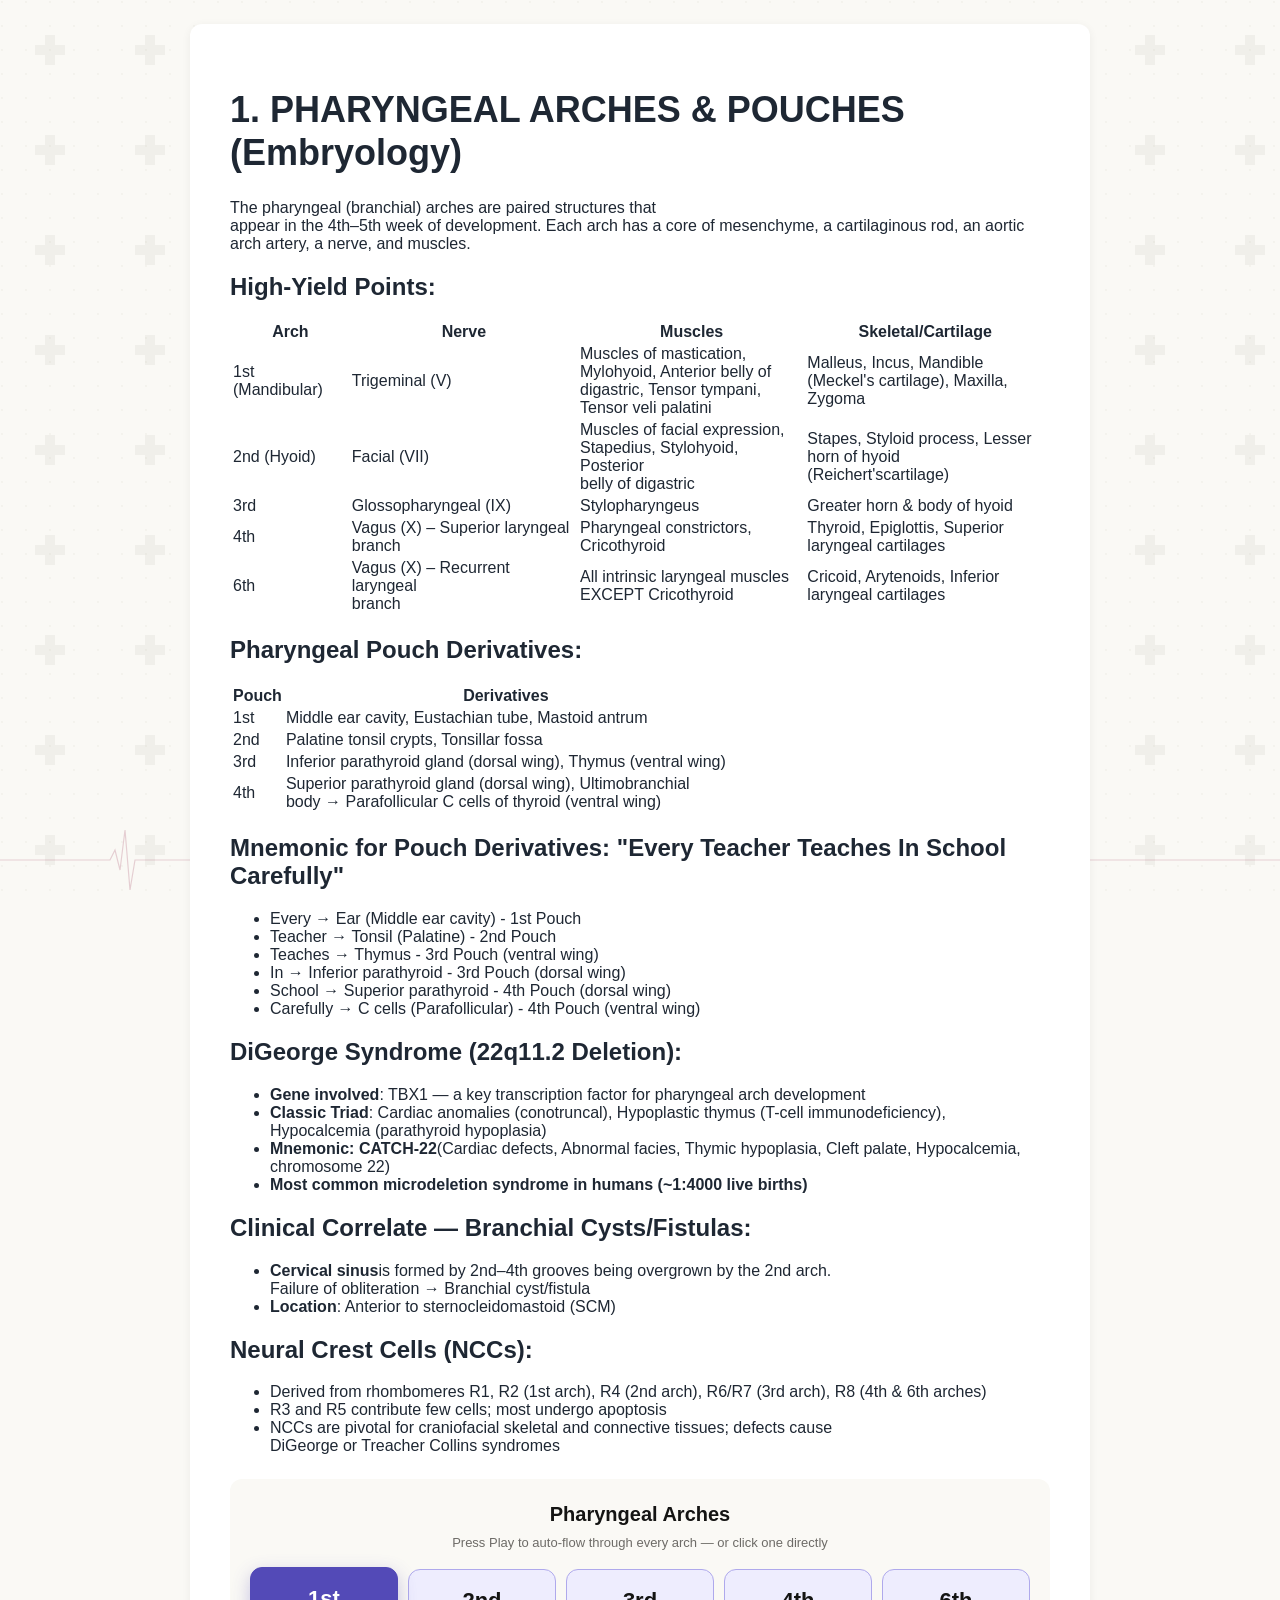
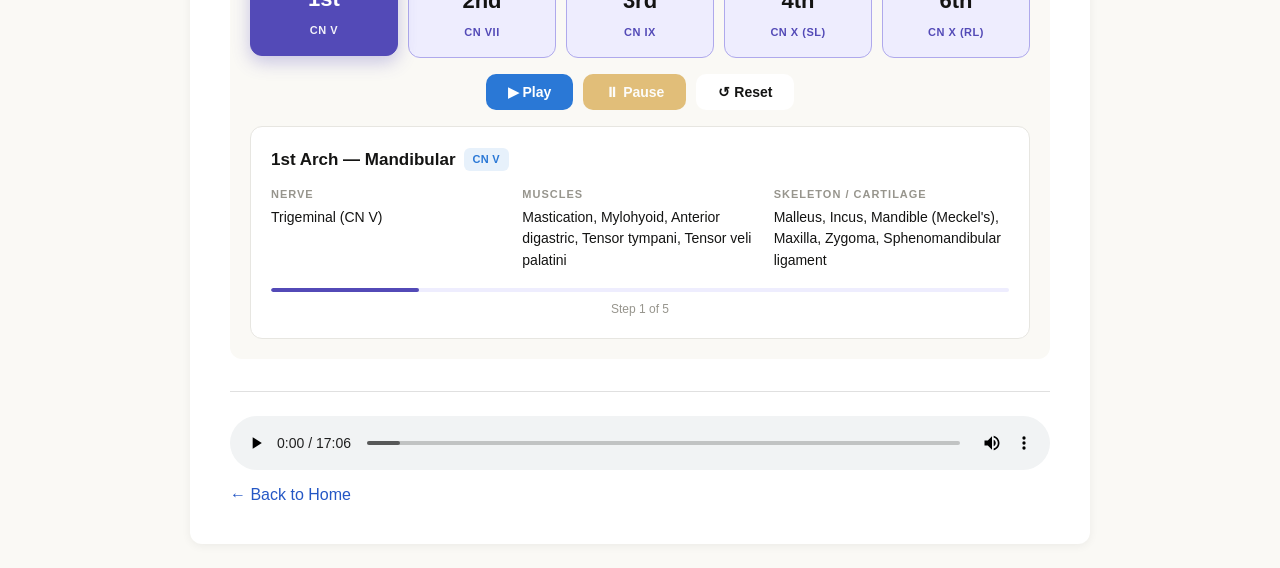
<file: First-year/pharyngeal_arches.html>
<!DOCTYPE html>
<html lang="en">
<head>
  <meta charset="UTF-8">
  <meta name="viewport" content="width=device-width, initial-scale=1.0">
  <title>PHARYNGEAL ARCHES & POUCHES (Embryology)</title>
  <link rel="stylesheet" href="../style.css">
</head>
<body>
  <div class="container">
    <h1>1. PHARYNGEAL ARCHES & POUCHES (Embryology)</h1>
    <p>The pharyngeal (branchial) arches are paired structures that<br>appear in the 4th–5th week of development. Each arch has a core of mesenchyme, a cartilaginous rod, an aortic arch artery, a nerve, and muscles.</p>
    <h2>High-Yield Points:</h2>
    <table>
      <tr>
        <th>Arch</th>
        <th>Nerve</th>
        <th>Muscles</th>
        <th>Skeletal/Cartilage</th>
      </tr>
      <tr>
        <td>1st (Mandibular)</td>
        <td>Trigeminal (V)</td>
        <td>Muscles of mastication,<br>Mylohyoid, Anterior belly of<br>digastric, Tensor tympani,<br>Tensor veli palatini</td>
        <td>Malleus, Incus, Mandible<br>(Meckel's cartilage), Maxilla,<br>Zygoma</td>
        <td></td>
      </tr>
      <tr>
        <td>2nd (Hyoid)</td>
        <td>Facial (VII)</td>
        <td>Muscles of facial expression,<br>Stapedius, Stylohyoid, Posterior<br>belly of digastric</td>
        <td>Stapes, Styloid process, Lesser<br>horn of hyoid (Reichert'scartilage)</td>
      </tr>
      <tr>
        <td>3rd</td>
        <td>Glossopharyngeal (IX)</td>
        <td>Stylopharyngeus</td>
        <td>Greater horn & body of hyoid</td>
      </tr>
      <tr>
        <td>4th</td>
        <td>Vagus (X) – Superior laryngeal<br>branch</td>
        <td>Pharyngeal constrictors,<br>Cricothyroid</td>
        <td>Thyroid, Epiglottis, Superior<br>laryngeal cartilages</td>
      </tr>
      <tr>
        <td>6th</td>
        <td>Vagus (X) – Recurrent laryngeal<br>branch</td>
        <td>All intrinsic laryngeal muscles<br>EXCEPT Cricothyroid</td>
        <td>Cricoid, Arytenoids, Inferior<br>laryngeal cartilages</td>
      </tr>
    </table>


    <h2>Pharyngeal Pouch Derivatives:</h2>
    <table>
      <tr>
        <th>Pouch</th>
        <th>Derivatives</th>
      </tr>
      <tr>
        <td>1st</td>
        <td>Middle ear cavity, Eustachian tube, Mastoid antrum</td>
      </tr>
      <tr>
        <td>2nd</td>
        <td>Palatine tonsil crypts, Tonsillar fossa</td>
      </tr>
      <tr>
        <td>3rd</td>
        <td>Inferior parathyroid gland (dorsal wing), Thymus (ventral wing)</td>
      </tr>
      <tr>
        <td>4th</td>
        <td>Superior parathyroid gland (dorsal wing), Ultimobranchial<br>body → Parafollicular C cells of thyroid (ventral wing)</td>
      </tr>
    </table>
    <h2><strong>Mnemonic for Pouch Derivatives</strong>: "Every Teacher Teaches In School Carefully"</h2>
    <ul>
      <li>Every → Ear (Middle ear cavity) - 1st Pouch</li>
      <li>Teacher → Tonsil (Palatine) - 2nd Pouch</li>
      <li>Teaches → Thymus - 3rd Pouch (ventral wing)</li>
      <li>In → Inferior parathyroid - 3rd Pouch (dorsal wing)</li>
      <li>School → Superior parathyroid - 4th Pouch (dorsal wing)</li>
      <li>Carefully → C cells (Parafollicular) - 4th Pouch (ventral wing)</li>
    </ul>

    <h2><strong>DiGeorge Syndrome (22q11.2 Deletion):</strong></h2>
    <ul>
      <li><strong>Gene involved</strong>: TBX1 — a key transcription factor for pharyngeal arch development</li>
      <li><strong>Classic Triad</strong>: Cardiac anomalies (conotruncal), Hypoplastic thymus (T-cell immunodeficiency), Hypocalcemia (parathyroid hypoplasia)</li>
      <li><strong>Mnemonic: CATCH-22</strong>(Cardiac defects, Abnormal facies, Thymic hypoplasia, Cleft palate, Hypocalcemia, chromosome 22)</li>
      <li><strong>Most common microdeletion syndrome in humans (~1:4000 live births)</strong></li>
    </ul>

    <h2><strong>Clinical Correlate — Branchial Cysts/Fistulas:</strong></h2>
    <ul>
      <li><strong>Cervical sinus</strong>is formed by 2nd–4th grooves being overgrown by the 2nd arch.<br>Failure of obliteration → Branchial cyst/fistula</li>
      <li><strong>Location</strong>: Anterior to sternocleidomastoid (SCM)</li>
    </ul>


    <h2><strong>Neural Crest Cells (NCCs):</strong></h2>
    <ul>
      <li>Derived from rhombomeres R1, R2 (1st arch), R4 (2nd arch), R6/R7 (3rd arch), R8 (4th & 6th arches)</li>
      <li>R3 and R5 contribute few cells; most undergo apoptosis</li>
      <li>NCCs are pivotal for craniofacial skeletal and connective tissues; defects cause<br>DiGeorge or Treacher Collins syndromes</li>
    </ul>


    <iframe
      id="anim"
      class="anim-frame"
      src="pharyngeal-animation.html"
      title="Animated diagram for this topic"
      loading="lazy"
      scrolling="no">
    </iframe>

    <footer class="page-footer">
      <audio src="anatomy_01.mp3" controls>
        Your browser doesn't support audio.
      </audio>
      <a href="../index.html" class="back-link">&larr; Back to Home</a>
    </footer>
  </div>

  <script>
    const frame = document.getElementById("anim");

    function fit() {
      try {
        const body = frame.contentDocument.body;
        frame.style.height = Math.ceil(body.getBoundingClientRect().height) + "px";
      } catch (e) {
        console.warn("Could not resize the animation frame:", e);
      }
    }

    frame.addEventListener("load", () => {
      fit();
      try {
        new ResizeObserver(fit).observe(frame.contentDocument.body);
      } catch (e) {}
    });
  </script>
</body>
</html>
</file>
<file: style.css>
:root {
  --bg: #f4f6f5;
  --text: #2c3e50;
  --accent: #3498db;
  --card-bg: #eef2f3;
  --card-hover: #e2e8e6;
  --line: #e0e0e0;
}

body {
  font-family: Arial, Helvetica, sans-serif;
  background: var(--bg);
  color: var(--text);
  margin: 0;
  padding: 24px 16px;
}

.container {
  max-width: 900px;
  margin: 0 auto;
  background: #fff;
  padding: 40px;
  border-radius: 12px;
  box-shadow: 0 2px 10px rgba(0, 0, 0, 0.06);
  box-sizing: border-box;
}

h1 {
  color: var(--text);
  font-size: 36px;
  line-height: 1.2;
}

.card-grid {
  margin-top: 20px;
}

.card {
  display: block;
  background: var(--card-bg);
  padding: 20px;
  border-radius: 6px;
  border-left: 5px solid var(--accent);
  text-decoration: none;
  color: inherit;
  transition: background 0.2s, transform 0.2s;
}

.card:hover {
  background: var(--card-hover);
  transform: translateY(-2px);
}

.task-list {
  line-height: 1.8;
}

.back-link {
  display: inline-block;
  color: var(--accent);
  text-decoration: none;
}

.back-link:hover {
  text-decoration: underline;
}

.anim-frame {
  display: block;
  width: 100%;
  height: 720px;
  border: 0;
  border-radius: 12px;
  margin: 24px 0;
}

.page-footer {
  display: flex;
  flex-direction: column;
  align-items: flex-start;
  gap: 16px;
  margin-top: 32px;
  padding-top: 24px;
  border-top: 1px solid var(--line);
}

.page-footer audio {
  width: 100%;
}

@media (max-width: 600px) {
  .container {
    padding: 20px;
  }
  h1 {
    font-size: 26px;
  }
}

/* ============================================
   MEDICAL THEME BACKGROUND
   ============================================ */
html { min-height: 100%; }

body {
  min-height: 100vh;
  background-color: #faf9f5;

  background-image:
    /* ECG heartbeat line — bottom of viewport */
    url("data:image/svg+xml;utf8,<svg xmlns='http://www.w3.org/2000/svg' width='400' height='80' viewBox='0 0 400 80'><path d='M0 40 L100 40 L110 40 L115 30 L120 50 L125 10 L130 70 L135 40 L150 40 L250 40 L260 40 L265 30 L270 50 L275 10 L280 70 L285 40 L300 40 L400 40' fill='none' stroke='%23993556' stroke-width='1.2' opacity='0.22'/></svg>"),

    /* Medical cross pattern — tiled */
    url("data:image/svg+xml;utf8,<svg xmlns='http://www.w3.org/2000/svg' width='100' height='100' viewBox='0 0 100 100'><path d='M45 35 h10 v10 h10 v10 h-10 v10 h-10 v-10 h-10 v-10 h10 z' fill='%23c3c2b7' opacity='0.18'/></svg>"),

    /* Dot grid texture */
    url("data:image/svg+xml;utf8,<svg xmlns='http://www.w3.org/2000/svg' width='24' height='24'><circle cx='2' cy='2' r='0.7' fill='%23c3c2b7' opacity='0.35'/></svg>");

  background-repeat: repeat-x, repeat, repeat;
  background-position: 0 bottom, 0 0, 0 0;
  background-size: 400px 80px, 100px 100px, 24px 24px;
  background-attachment: fixed, fixed, fixed;
}

/* ---------- Daylight (Light Mode) ---------- */
:root, :root[data-theme="daylight"] {
  --bg: #F4F6F9;
  --surface: #FBFCFD;
  --surface-2: #E9EDF3;
  --border: #D3D9E2;

  --text: #1E2733;
  --soft: #3A4656;
  --muted: #5A6676;

  --accent: #2457C5;
  --accent-tint: #E2EAF8;
  --on-accent: #FFFFFF;

  --ok-bg: #DDF1E5;
  --ok-tx: #14532D;
  --ok-bd: #5DB98A;

  --bad-bg: #FBE3E6;
  --bad-tx: #8A1B33;
  --bad-bd: #E48A9A;

  --clin-bg: #FBF0D9;
  --clin-bd: #C99524;

  --shadow: 0 1px 2px rgb(30 39 51 / .06), 0 4px 14px rgb(30 39 51 / .05);

  color-scheme: light;
}
/* ---------- Paper (Warm Reading Mode) ---------- */
:root[data-theme="paper"] {
  --bg: #F2EAD6;
  --surface: #F8F2E2;
  --surface-2: #E8DFC6;
  --border: #D3C7A8;

  --text: #3A3225;
  --soft: #4F4535;
  --muted: #6B5F49;

  --accent: #28598C;
  --accent-tint: #E0E4DE;
  --on-accent: #FFFDF6;

  --ok-bg: #DCE9CF;
  --ok-tx: #2E4A1E;
  --ok-bd: #8DB06F;

  --bad-bg: #EFD6CB;
  --bad-tx: #7B2B1C;
  --bad-bd: #CF8F7B;

  --clin-bg: #EFE0B6;
  --clin-bd: #B8862B;

  --shadow: 0 1px 2px rgb(58 50 37 / .08), 0 4px 14px rgb(58 50 37 / .06);
}


/* The switch container */
.switch {
  position: relative;
  display: inline-block;
  width: 60px;
  height: 34px;
}

/* Hide default HTML checkbox */
.switch input {
  opacity: 0;
  width: 0;
  height: 0;
}

/* The slider background */
.slider {
  position: absolute;
  cursor: pointer;
  top: 0; left: 0; right: 0; bottom: 0;
  background-color: #ccc;
  transition: 0.4s;
  border-radius: 34px;
}

/* The moving circle inside the slider */
.slider:before {
  position: absolute;
  content: "";
  height: 26px;
  width: 26px;
  left: 4px;
  bottom: 4px;
  background-color: white;
  transition: 0.4s;
  border-radius: 50%;
}

/* Change background color when checked */
input:checked + .slider {
  background-color: #2196F3;
}

/* Move the circle to the right when checked */
input:checked + .slider:before {
  transform: translateX(26px);
}
</file>
